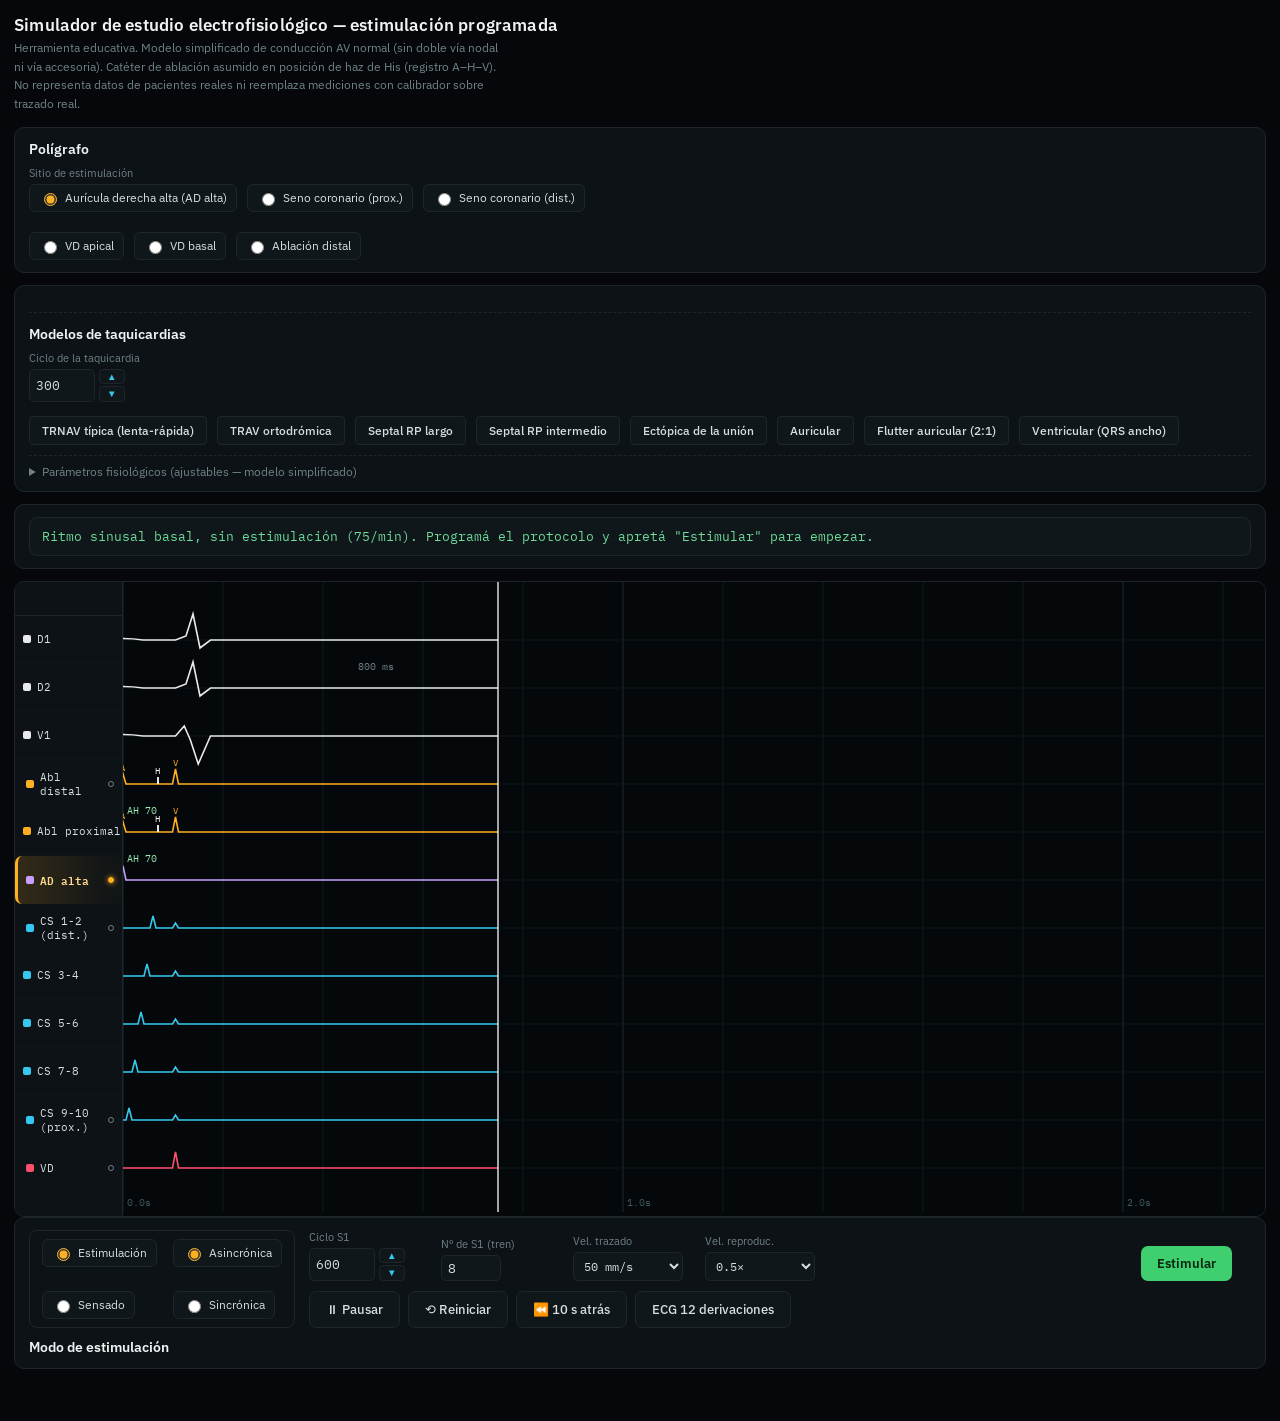
<file: index.html>
<!DOCTYPE html>
<html lang="es">
<head>
<meta charset="UTF-8">
<meta name="viewport" content="width=device-width, initial-scale=1.0">
<title>Simulador de estudio electrofisiológico — Estimulación programada</title>
<link rel="preconnect" href="https://fonts.googleapis.com">
<link href="https://fonts.googleapis.com/css2?family=IBM+Plex+Mono:wght@400;500;600&family=IBM+Plex+Sans:wght@400;500;600&display=swap" rel="stylesheet">
<link rel="stylesheet" href="css/styles.css">
</head>
<body>

<h1>Simulador de estudio electrofisiológico — estimulación programada</h1>
<p class="subtitle">Herramienta educativa. Modelo simplificado de conducción AV normal (sin doble vía nodal ni vía accesoria). Catéter de ablación asumido en posición de haz de His (registro A–H–V). No representa datos de pacientes reales ni reemplaza mediciones con calibrador sobre trazado real.</p>

<div class="panel">
  <div style="font-size:.85rem; font-weight:600; color:#f0f3f4; margin-bottom:8px;">Polígrafo</div>
  <div class="row">
    <div class="field" id="siteFieldRow">
      <label>Sitio de estimulación</label>
      <div class="radiogroup">
        <label><input type="radio" name="site" value="HRA" checked> Aurícula derecha alta (AD alta)</label>
        <label><input type="radio" name="site" value="CSprox"> Seno coronario (prox.)</label>
        <label><input type="radio" name="site" value="CSdist"> Seno coronario (dist.)</label>
        <div style="flex-basis:100%; height:0;"></div>
        <label><input type="radio" name="site" value="VDapex"> VD apical</label>
        <label><input type="radio" name="site" value="VDbasal"> VD basal</label>
        <label><input type="radio" name="site" value="AblD"> Ablación distal</label>
      </div>
    </div>
  </div>
</div>

<div class="panel">

  <div style="font-size:.85rem; font-weight:600; color:#f0f3f4; margin:14px 0 8px; border-top:1px dashed var(--line); padding-top:12px;">Modelos de taquicardias</div>
  <div class="row">
    <div class="field" id="tachyCLRow" style="flex-basis:100%;">
      <label>Ciclo de la taquicardia</label>
      <div class="stepper-row">
        <input type="number" id="tachyCL" min="180" max="600" step="10" value="300">
        <div class="stepper-btns">
          <button type="button" class="stepbtn" onclick="stepInput('tachyCL',10)">▲</button>
          <button type="button" class="stepbtn" onclick="stepInput('tachyCL',-10)">▼</button>
        </div>
      </div>
    </div>
    <div class="field" id="modelsRow" style="flex-basis:100%;">
      <div class="radiogroup" style="flex-wrap:wrap;">
        <button type="button" class="stepbtn model-btn" data-model="AVNRT" onclick="selectModelTachy('AVNRT')" style="padding:7px 12px; font-size:.78rem;">TRNAV típica (lenta-rápida)</button>
        <button type="button" class="stepbtn model-btn other-tachy-btn" data-model="AVRT" onclick="selectModelTachy('AVRT')" style="padding:7px 12px; font-size:.78rem;">TRAV ortodrómica</button>
        <button type="button" class="stepbtn model-btn other-tachy-btn" data-model="PJRT" onclick="selectModelTachy('PJRT')" style="padding:7px 12px; font-size:.78rem;">Septal RP largo</button>
        <button type="button" class="stepbtn model-btn other-tachy-btn" data-model="IRP" onclick="selectModelTachy('IRP')" style="padding:7px 12px; font-size:.78rem;">Septal RP intermedio</button>
        <button type="button" class="stepbtn model-btn other-tachy-btn" data-model="JET" onclick="selectModelTachy('JET')" style="padding:7px 12px; font-size:.78rem;">Ectópica de la unión</button>
        <button type="button" class="stepbtn model-btn other-tachy-btn" data-model="AT" onclick="selectModelTachy('AT')" style="padding:7px 12px; font-size:.78rem;">Auricular</button>
        <button type="button" class="stepbtn model-btn other-tachy-btn" data-model="AFL" onclick="selectModelTachy('AFL')" style="padding:7px 12px; font-size:.78rem;">Flutter auricular (2:1)</button>
        <button type="button" class="stepbtn model-btn other-tachy-btn" data-model="VT" onclick="selectModelTachy('VT')" style="padding:7px 12px; font-size:.78rem;">Ventricular (QRS ancho)</button>
      </div>
    </div>
    <div class="field" id="jetParamsRow" style="display:none; flex-basis:100%;">
      <label style="color:var(--dim); font-size:.72rem;">JET — se induce parando dentro de la ventana S1S1, siempre con isoproterenol (se activa solo y queda bloqueado). No se puede inducir TRNAV con este modelo.</label>
      <label>Conducción VA durante la JET</label>
      <select id="jetVAMode" onchange="renderAll()">
        <option value="dissociated">Disociación VA (aurícula sinusal independiente)</option>
        <option value="retro11">Retroconducción 1:1 (simula una TRNAV)</option>
      </select>
    </div>
    <div class="field" id="maniobraRow"style="display:none; flex-basis:100%;">
      <label style="color:var(--dim); font-size:.68rem;">Maniobra diagnóstica</label>
      <div class="radiogroup" style="flex-wrap:wrap;">
        <button type="button" class="stepbtn maniobra-btn" data-maniobra="" onclick="selectManiobra(null)" style="padding:6px 11px; font-size:.74rem;">Ninguna</button>
        <button type="button" class="stepbtn maniobra-btn avnrt-avrt-maniobra" data-maniobra="entrainment" onclick="selectManiobra('entrainment')" style="padding:6px 11px; font-size:.74rem;">Encarrilamiento desde VD</button>
        <button type="button" class="stepbtn maniobra-btn avnrt-avrt-maniobra" data-maniobra="hisRefr" onclick="selectManiobra('hisRefr')" style="padding:6px 11px; font-size:.74rem;">Extraestímulo ventricular His-refractario</button>
        <button type="button" class="stepbtn maniobra-btn avnrt-jet-maniobra" data-maniobra="atrialExtra" onclick="selectManiobra('atrialExtra')" style="padding:6px 11px; font-size:.74rem;">Extraestímulo auricular (refractariedad juncional)</button>
      </div>
    </div>
    <div class="field" id="entrainParamsRow" style="display:none; flex-basis:100%; gap:16px; flex-direction:row; flex-wrap:wrap;">
      <div class="field" style="flex-basis:100%;">
        <label style="color:var(--dim); font-size:.72rem;">Programá el "Sitio de estimulación" (VD apical o basal) arriba, en Polígrafo, y el "Ciclo S1" más abajo, en Modo de estimulación — eso es lo que se usa para encarrilar.</label>
      </div>
      <div class="field">
        <label>PPI − TCL esperado (ms)</label>
        <div class="stepper-row">
          <input type="number" id="entrainPPIminusTCL" min="126" max="300" step="5" value="130" onchange="renderAll()">
          <div class="stepper-btns">
            <button type="button" class="stepbtn" onclick="stepInput('entrainPPIminusTCL',5)">▲</button>
            <button type="button" class="stepbtn" onclick="stepInput('entrainPPIminusTCL',-5)">▼</button>
          </div>
        </div>
      </div>
    </div>
    <div class="field" id="hisRefrParamsRow" style="display:none; flex-basis:100%; gap:16px; flex-direction:row; flex-wrap:wrap;">
      <div class="field" style="flex-basis:100%;">
        <label style="color:var(--dim); font-size:.72rem;">Programá el "Sitio de estimulación" (VD apical o basal) arriba, en Polígrafo. Los primeros 8 latidos son sensados, no estimulados.</label>
      </div>
      <div class="field">
        <label>S2 (ms)</label>
        <div class="stepper-row">
          <input type="number" id="hisRefrS2" min="150" max="700" step="10" value="400" onchange="renderAll()">
          <div class="stepper-btns">
            <button type="button" class="stepbtn" onclick="stepInput('hisRefrS2',10)">▲</button>
            <button type="button" class="stepbtn" onclick="stepInput('hisRefrS2',-10)">▼</button>
          </div>
        </div>
      </div>
    </div>
    <div class="field" id="atrialExtraParamsRow" style="display:none; flex-basis:100%; gap:16px; flex-direction:row; flex-wrap:wrap;">
      <div class="field" style="flex-basis:100%;">
        <label style="color:var(--dim); font-size:.72rem;">Extraestímulo auricular único, acoplado a la refractariedad juncional (los primeros latidos son sensados). En TRNAV reinicia el reloj de la taquicardia; en JET no tiene ningún efecto (foco disociado de la aurícula).</label>
      </div>
      <div class="field">
        <label>S2 auricular (ms)</label>
        <div class="stepper-row">
          <input type="number" id="atrialExtraS2" min="150" max="700" step="10" value="400" onchange="renderAll()">
          <div class="stepper-btns">
            <button type="button" class="stepbtn" onclick="stepInput('atrialExtraS2',10)">▲</button>
            <button type="button" class="stepbtn" onclick="stepInput('atrialExtraS2',-10)">▼</button>
          </div>
        </div>
      </div>
    </div>
  </div>

  <details>
    <summary>Parámetros fisiológicos (ajustables — modelo simplificado)</summary>
    <div class="physio-grid">
      <div class="field" id="pathwayLocRow" style="display:none; flex-basis:100%;">
        <label>Localización de la vía</label>
        <select id="pathwayLoc" onchange="renderAll()">
          <option value="leftLateral">Vía lateral izquierda</option>
          <option value="leftPosterior">Vía posterior izquierda</option>
          <option value="rightPostSeptal">Vía postero septal derecha</option>
          <option value="rightLateral">Vía lateral derecha</option>
          <option value="parahisian">Vía parahisiana</option>
        </select>
      </div>
      <div class="field" id="preexcitationRow" style="display:none; flex-basis:100%;">
        <label style="display:flex; align-items:center; gap:6px;">
          <input type="checkbox" id="preexcitationEnabled" onchange="onPreexcitationChange()">
          Preexcitación manifiesta (WPW en ritmo sinusal)
        </label>
      </div>
      <div class="field" id="pathwayRetroERPRow" style="display:none;">
        <label>PRE de la vía, retrógrado (ms)</label>
        <input type="number" id="pathwayRetroERP" value="330" step="10" onchange="onCycleParamChange()">
      </div>
      <div class="field" id="pathwayAnteERPRow" style="display:none;">
        <label>PRE de la vía, anterógrado (ms)</label>
        <input type="number" id="pathwayAnteERP" value="330" step="10" onchange="onCycleParamChange()">
      </div>
      <div class="field"><label>CL sinusal basal</label><input type="number" id="sinusCL" value="800" step="10"></div>
      <div class="field"><label>AH basal (ms)</label><input type="number" id="ah0" value="70" step="10"></div>
      <div class="field"><label>HV fijo (ms)</label><input type="number" id="hv0" value="35" step="10"></div>
      <div class="field"><label>PRE nodo AV anter. (ms)</label><input type="number" id="erp" value="220" step="10"></div>
      <div class="field"><label>VA basal retrógrado (ms)</label><input type="number" id="va0" value="95" step="10"></div>
      <div class="field"><label>PRE retrógrado V-A (ms)</label><input type="number" id="verp" value="220" step="10"></div>
      <div class="field"><label>Wenckebach anterógrado (ms)</label><input type="number" id="wenckAnt" value="240" step="10"></div>
      <div class="field"><label>Wenckebach retrógrado (ms)</label><input type="number" id="wenckRetro" value="240" step="10"></div>
      <div class="field">
        <label>Isoproterenol</label>
        <label style="display:flex; align-items:center; gap:6px; font-size:.75rem; color:var(--text); background:var(--panel2); border:1px solid var(--line); padding:5px 9px; border-radius:6px; cursor:pointer; white-space:nowrap;">
          <input type="checkbox" id="isoproterenolEnabled" style="accent-color:var(--accent);" onchange="renderAll()"> Activar
        </label>
      </div>
      <div class="field">
        <label>Acelera el CL sinusal hasta (%)</label>
        <div class="stepper-row">
          <input type="number" id="isoproterenolPct" min="0" max="75" step="5" value="50" onchange="renderAll()">
          <div class="stepper-btns">
            <button type="button" class="stepbtn" onclick="stepInput('isoproterenolPct',5)">▲</button>
            <button type="button" class="stepbtn" onclick="stepInput('isoproterenolPct',-5)">▼</button>
          </div>
        </div>
      </div>
      <div class="field">
        <label>Salto de vía</label>
        <label style="display:flex; align-items:center; gap:6px; font-size:.75rem; color:var(--text); background:var(--panel2); border:1px solid var(--line); padding:5px 9px; border-radius:6px; cursor:pointer; white-space:nowrap;">
          <input type="checkbox" id="jumpEnabled" style="accent-color:var(--accent);"> Activar
        </label>
      </div>
      <div class="field"><label>Salta con S2 ≤ (ms)</label><input type="number" id="jumpCL" value="340" step="10"></div>
      <div class="field">
        <label>Salto de vía retrógrado</label>
        <label style="display:flex; align-items:center; gap:6px; font-size:.75rem; color:var(--text); background:var(--panel2); border:1px solid var(--line); padding:5px 9px; border-radius:6px; cursor:pointer; white-space:nowrap;">
          <input type="checkbox" id="jumpRetroEnabled" style="accent-color:var(--accent);"> Activar
        </label>
      </div>
      <div class="field"><label>Salta con V2 ≤ (ms)</label><input type="number" id="jumpRetroCL" value="340" step="10"></div>
      <div class="field">
        <label>S2 que induce <span id="s2InduceLabel">TRNAV</span> (ms)</label>
        <input type="number" id="s2InduceCL" value="320" step="10" onchange="applyS2InduceField()">
      </div>
      <div class="field">
        <label>Inducir con S1S1 (asincrónico)</label>
        <label style="display:flex; align-items:center; gap:6px; font-size:.75rem; color:var(--text); background:var(--panel2); border:1px solid var(--line); padding:5px 9px; border-radius:6px; cursor:pointer; white-space:nowrap;">
          <input type="checkbox" id="s1InductionEnabled" style="accent-color:var(--accent);"> Activar
        </label>
      </div>
      <div class="field"><label>S1S1 induce con CL ≤ (ms)</label><input type="number" id="s1InductionCL" value="320" step="10" onchange="applyS1InductionCLChange()"></div>
    </div>
  </details>
</div>

<div class="panel">
  <div id="readout">Presioná «Estimular» para simular.</div>
</div>

<div class="panel" id="ecg12Panel" style="display:none;">
  <div style="font-size:.72rem;color:var(--dim);margin-bottom:8px;">ECG de 12 derivaciones — mismo barrido, velocidad y ancho que el polígrafo intracavitario</div>
  <div class="scope">
    <div class="labels" id="labelsCol12"></div>
    <div class="trace-scroll" id="traceScroll12">
      <div id="traceHost12"></div>
    </div>
  </div>
</div>

<div class="scope">
  <div class="labels" id="labelsCol"></div>
  <div class="trace-scroll" id="traceScrollMain">
    <div id="traceHost"></div>
  </div>
</div>

<div class="panel">
  <div style="display:flex; flex-direction:row; gap:14px; align-items:stretch;">
    <div style="border:1px solid var(--line); border-radius:8px; padding:8px 12px; display:flex; flex-direction:row; gap:16px;">
      <div style="display:flex; flex-direction:column; gap:8px; justify-content:space-between;">
        <div class="radiogroup"><label><input type="radio" name="sensingMode" value="paced" checked onchange="onSensingModeChange()"> Estimulación</label></div>
        <div class="radiogroup"><label><input type="radio" name="sensingMode" value="sensed" onchange="onSensingModeChange()"> Sensado</label></div>
      </div>
      <div style="display:flex; flex-direction:column; gap:8px; justify-content:space-between;">
        <div class="radiogroup"><label><input type="radio" name="mode" value="ASYNC" checked onchange="onModeRadioChange()"> Asincrónica</label></div>
        <div class="radiogroup"><label><input type="radio" name="mode" value="SYNC" onchange="onModeRadioChange()"> Sincrónica</label></div>
      </div>
    </div>
    <div style="display:flex; flex-direction:column; gap:10px; flex:1;">
    <div class="row" style="align-items:flex-end;">
      <div class="field" id="s1clRow">
        <label>Ciclo S1</label>
        <div class="stepper-row">
          <input type="number" id="s1cl" min="200" max="800" step="10" value="600">
          <div class="stepper-btns">
            <button type="button" class="stepbtn" onclick="stepInput('s1cl',10)">▲</button>
            <button type="button" class="stepbtn" onclick="stepInput('s1cl',-10)">▼</button>
          </div>
        </div>
      </div>
      <div class="field" id="s2row" style="display:none;">
        <label>Extraestímulo S2 — 9° latido</label>
        <div class="stepper-row">
          <input type="number" id="s2" min="150" max="700" step="10" value="400">
          <div class="stepper-btns">
            <button type="button" class="stepbtn" onclick="stepInput('s2',10)">▲</button>
            <button type="button" class="stepbtn" onclick="stepInput('s2',-10)">▼</button>
          </div>
        </div>
      </div>
      <div class="field" id="nbeatsRow">
        <label>Nº de S1 (tren)</label>
        <input type="number" id="nbeats" min="3" max="15" value="8">
      </div>
      <div class="field">
        <label>Vel. trazado</label>
        <select id="zoom" onchange="renderAll()">
          <option value="25">25 mm/s</option>
          <option value="50" selected>50 mm/s</option>
          <option value="100">100 mm/s</option>
          <option value="150">150 mm/s</option>
          <option value="200">200 mm/s</option>
        </select>
      </div>
      <div class="field">
        <label>Vel. reproduc.</label>
        <select id="speed" onchange="">
          <option value="0.25">0.25×</option>
          <option value="0.5" selected>0.5×</option>
          <option value="0.75">0.75×</option>
        </select>
      </div>
      <div class="field" style="flex-direction:row; gap:8px; margin-left:auto;">
        <button type="button" onclick="toggleStimulation()" id="stimBtn" style="background:#3fcf6e; color:#0a2410; border:none; border-radius:7px; font-weight:600; font-size:.8rem; padding:9px 16px; cursor:pointer;">Estimular</button>
      </div>
    </div>
    <div class="row" style="align-items:flex-end;">
      <div class="field" style="flex-direction:row; gap:8px;">
        <button class="ghost" onclick="playPause()" id="playBtn">⏸ Pausar</button>
        <button class="ghost" onclick="restart()">⟲ Reiniciar</button>
        <button class="ghost" onclick="rewind10s()">⏪ 10 s atrás</button>
        <button class="ghost" onclick="toggleEcg12()" id="ecg12Btn">ECG 12 derivaciones</button>
      </div>
    </div>
    </div>
  </div>
  <div style="font-size:.85rem; font-weight:600; color:#f0f3f4; margin-top:10px;">Modo de estimulación</div>
</div>

<script type="module" src="js/main.js"></script>
</body>
</html>
</file>
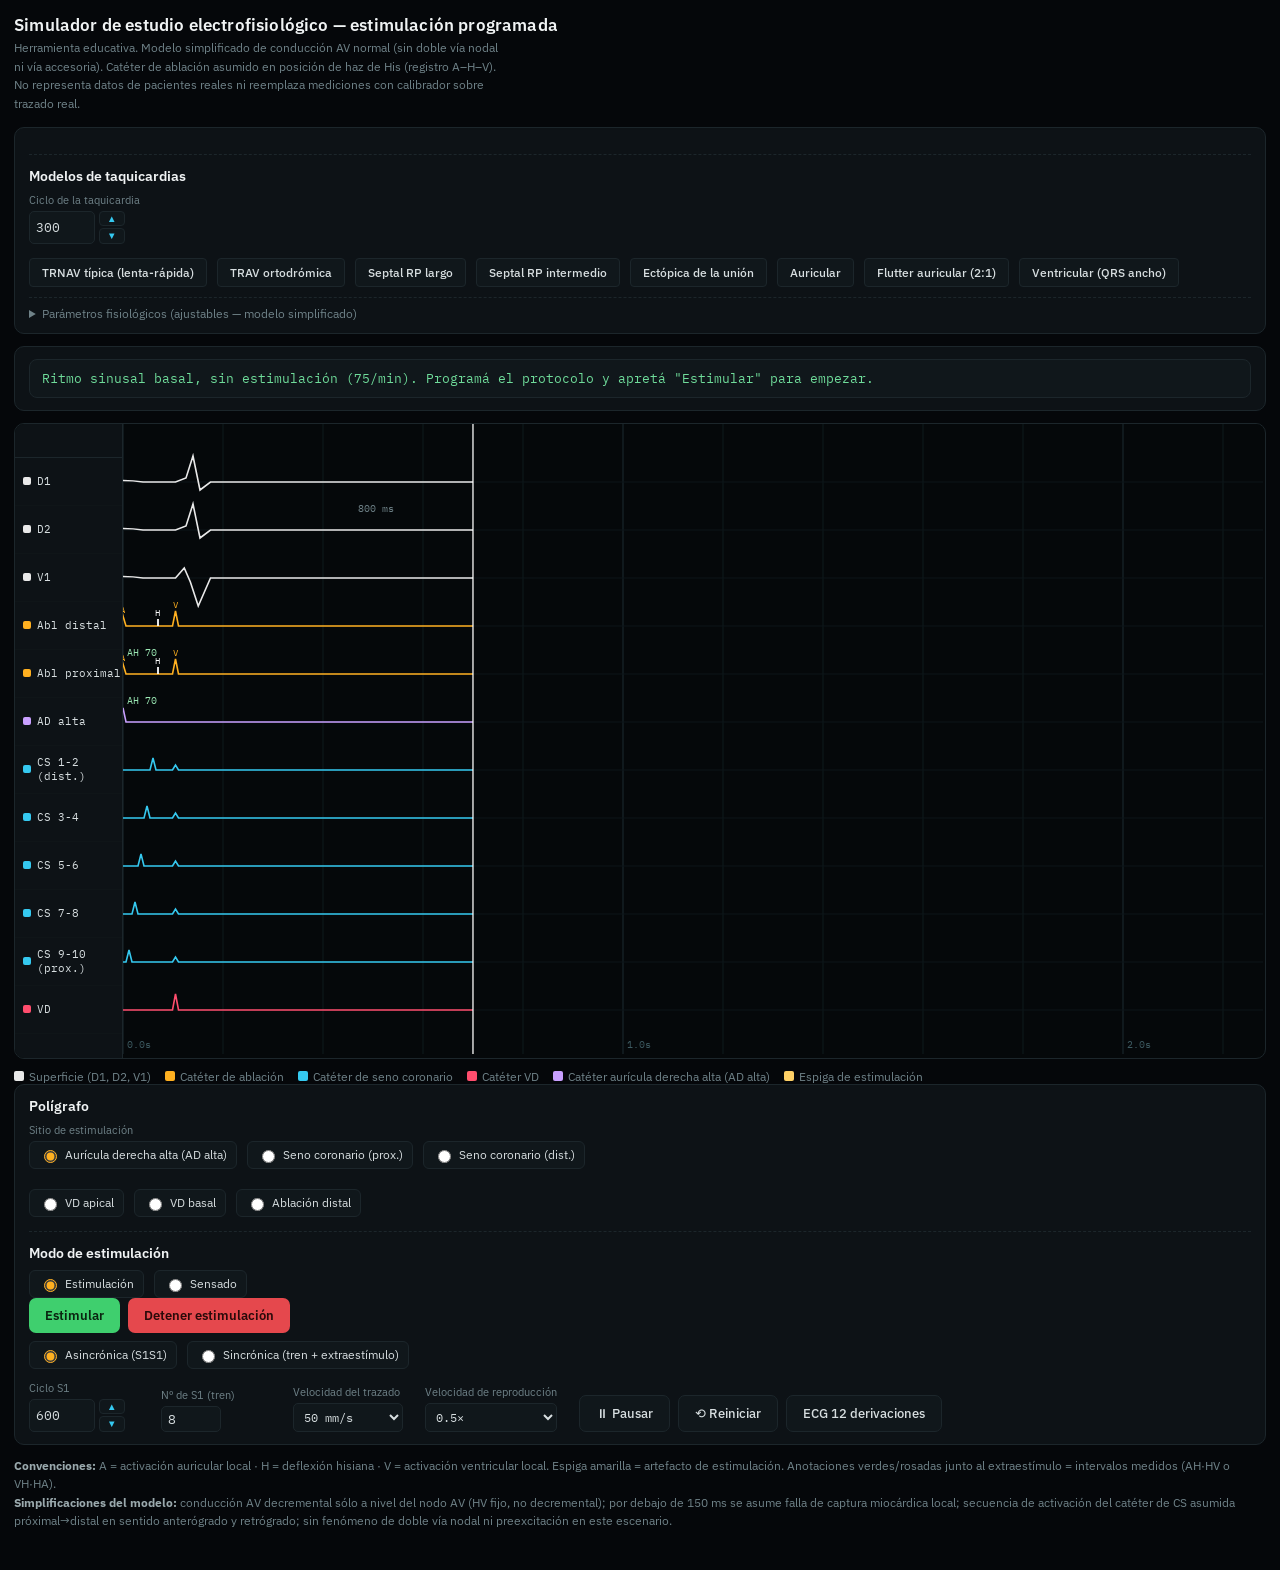
<file: simulador_ep_estimulacion_programada.html>
<!DOCTYPE html>
<html lang="es">
<head>
<meta charset="UTF-8">
<meta name="viewport" content="width=device-width, initial-scale=1.0">
<title>Simulador de estudio electrofisiológico — Estimulación programada</title>
<link rel="preconnect" href="https://fonts.googleapis.com">
<link href="https://fonts.googleapis.com/css2?family=IBM+Plex+Mono:wght@400;500;600&family=IBM+Plex+Sans:wght@400;500;600&display=swap" rel="stylesheet">
<style>
  :root{
    --bg: #05070a;
    --panel: #0d1216;
    --panel2: #10171b;
    --line: #1c262b;
    --text: #d7dee0;
    --dim: #6f8288;
    --accent: #ffb020;
    --accent2: #35c9f0;
    --ok: #6fdc9a;
  }
  *{box-sizing:border-box;}
  body{
    margin:0; background:var(--bg); color:var(--text);
    font-family:'IBM Plex Sans', system-ui, sans-serif;
    padding:14px 14px 40px;
  }
  h1{
    font-size:1.05rem; font-weight:600; margin:0 0 2px; color:#f0f3f4; letter-spacing:.01em;
  }
  .subtitle{ font-size:.78rem; color:var(--dim); margin:0 0 14px; line-height:1.5; max-width:70ch;}
  .panel{
    background:var(--panel); border:1px solid var(--line); border-radius:10px;
    padding:12px 14px; margin-bottom:12px;
  }
  .row{ display:flex; flex-wrap:wrap; gap:14px 22px; align-items:flex-end; }
  .field{ display:flex; flex-direction:column; gap:4px; min-width:110px;}
  .field label{ font-size:.68rem; color:var(--dim); text-transform:none; }
  .field .val{ font-family:'IBM Plex Mono', monospace; font-size:.72rem; color:var(--accent2);}
  input[type=range]{ width:150px; accent-color: var(--accent);}
  input[type=number]{
    width:60px; background:var(--panel2); border:1px solid var(--line); color:var(--text);
    border-radius:5px; padding:3px 6px; font-family:'IBM Plex Mono', monospace;
  }
  .stepper-row{ display:flex; align-items:stretch; gap:4px; }
  .stepper-row input[type=number]{ width:66px; }
  .stepper-btns{ display:flex; flex-direction:column; gap:2px; }
  .stepbtn{
    background:var(--panel2); border:1px solid var(--line); color:var(--accent2);
    font-size:.6rem; line-height:1; padding:2px 7px; cursor:pointer; border-radius:4px;
    font-family:'IBM Plex Sans', sans-serif;
  }
  .stepbtn:active{ filter:brightness(1.3); }
  .radiogroup{ display:flex; gap:10px; flex-wrap:wrap; }
  .radiogroup label{
    display:flex; align-items:center; gap:5px; font-size:.75rem; color:var(--text);
    background:var(--panel2); border:1px solid var(--line); padding:5px 9px; border-radius:6px; cursor:pointer;
  }
  .radiogroup input{ accent-color: var(--accent); }
  button{
    background:var(--accent); color:#1a1200; border:none; border-radius:7px;
    font-weight:600; font-size:.8rem; padding:9px 16px; cursor:pointer;
    font-family:'IBM Plex Sans', sans-serif;
  }
  button:hover{ filter:brightness(1.08); }
  button.ghost{ background:var(--panel2); color:var(--text); border:1px solid var(--line); font-weight:500; }
  select{
    background:var(--panel2); border:1px solid var(--line); color:var(--text);
    border-radius:5px; padding:5px 6px; font-family:'IBM Plex Mono', monospace; font-size:.75rem;
  }
  details{ margin-top:10px; border-top:1px dashed var(--line); padding-top:8px;}
  summary{ font-size:.75rem; color:var(--dim); cursor:pointer; }
  .physio-grid{ display:flex; flex-wrap:wrap; gap:12px 20px; margin-top:10px;}
  #readout{
    font-family:'IBM Plex Mono', monospace; font-size:.8rem; color:var(--ok);
    background:var(--panel2); border:1px solid var(--line); border-radius:8px; padding:10px 12px;
    min-height:1.2em;
  }
  .scope{ display:flex; border:1px solid var(--line); border-radius:10px; overflow:hidden; background:#05080a;}
  .labels{
    flex:0 0 108px; background:var(--panel); border-right:1px solid var(--line);
  }
  .ruler-spacer{ height:34px; border-bottom:1px solid var(--line); }
  .chan-label{
    height:48px; display:flex; align-items:center; padding-left:8px; font-size:.7rem;
    border-bottom:1px solid #0f1518; font-family:'IBM Plex Mono', monospace; gap:6px;
  }
  .swatch{ width:8px; height:8px; border-radius:2px; flex:0 0 auto; }
  .trace-scroll{ flex:1; overflow-x:auto; overflow-y:hidden; }
  .legend{ display:flex; flex-wrap:wrap; gap:14px; font-size:.72rem; color:var(--dim); margin-top:10px;}
  .legend span{ display:inline-flex; align-items:center; gap:5px;}
  .legend i{ width:10px; height:10px; border-radius:2px; display:inline-block;}
  .notes{ font-size:.72rem; color:var(--dim); line-height:1.6; margin-top:10px;}
  .notes b{ color:#9aa9ad; }
  @media (max-width:520px){
    .labels{ flex-basis:80px; }
    .chan-label{ font-size:.62rem; padding-left:5px;}
    input[type=range]{ width:110px; }
  }
</style>
</head>
<body>

<h1>Simulador de estudio electrofisiológico — estimulación programada</h1>
<p class="subtitle">Herramienta educativa. Modelo simplificado de conducción AV normal (sin doble vía nodal ni vía accesoria). Catéter de ablación asumido en posición de haz de His (registro A–H–V). No representa datos de pacientes reales ni reemplaza mediciones con calibrador sobre trazado real.</p>

<div class="panel">

  <div style="font-size:.85rem; font-weight:600; color:#f0f3f4; margin:14px 0 8px; border-top:1px dashed var(--line); padding-top:12px;">Modelos de taquicardias</div>
  <div class="row">
    <div class="field" id="tachyCLRow" style="flex-basis:100%;">
      <label>Ciclo de la taquicardia</label>
      <div class="stepper-row">
        <input type="number" id="tachyCL" min="180" max="600" step="10" value="300">
        <div class="stepper-btns">
          <button type="button" class="stepbtn" onclick="stepInput('tachyCL',10)">▲</button>
          <button type="button" class="stepbtn" onclick="stepInput('tachyCL',-10)">▼</button>
        </div>
      </div>
    </div>
    <div class="field" id="modelsRow" style="flex-basis:100%;">
      <div class="radiogroup" style="flex-wrap:wrap;">
        <button type="button" class="stepbtn model-btn" data-model="AVNRT" onclick="selectModelTachy('AVNRT')" style="padding:7px 12px; font-size:.78rem;">TRNAV típica (lenta-rápida)</button>
        <button type="button" class="stepbtn model-btn other-tachy-btn" data-model="AVRT" onclick="selectModelTachy('AVRT')" style="padding:7px 12px; font-size:.78rem;">TRAV ortodrómica</button>
        <button type="button" class="stepbtn model-btn other-tachy-btn" data-model="PJRT" onclick="selectModelTachy('PJRT')" style="padding:7px 12px; font-size:.78rem;">Septal RP largo</button>
        <button type="button" class="stepbtn model-btn other-tachy-btn" data-model="IRP" onclick="selectModelTachy('IRP')" style="padding:7px 12px; font-size:.78rem;">Septal RP intermedio</button>
        <button type="button" class="stepbtn model-btn other-tachy-btn" data-model="JET" onclick="selectModelTachy('JET')" style="padding:7px 12px; font-size:.78rem;">Ectópica de la unión</button>
        <button type="button" class="stepbtn model-btn other-tachy-btn" data-model="AT" onclick="selectModelTachy('AT')" style="padding:7px 12px; font-size:.78rem;">Auricular</button>
        <button type="button" class="stepbtn model-btn other-tachy-btn" data-model="AFL" onclick="selectModelTachy('AFL')" style="padding:7px 12px; font-size:.78rem;">Flutter auricular (2:1)</button>
        <button type="button" class="stepbtn model-btn other-tachy-btn" data-model="VT" onclick="selectModelTachy('VT')" style="padding:7px 12px; font-size:.78rem;">Ventricular (QRS ancho)</button>
      </div>
    </div>
    <div class="field" id="entrainParamsRow" style="display:none; flex-basis:100%; gap:16px; flex-direction:row; flex-wrap:wrap;">
      <div class="field" style="flex-basis:100%;">
        <label style="color:var(--dim); font-size:.72rem;">Programá el "Ciclo S1" y el "Sitio de estimulación" (VD apical o basal) arriba, en Modo de estimulación — eso es lo que se usa para encarrilar.</label>
      </div>
      <div class="field">
        <label>PPI − TCL esperado (ms)</label>
        <div class="stepper-row">
          <input type="number" id="entrainPPIminusTCL" min="126" max="300" step="5" value="130" onchange="renderAll()">
          <div class="stepper-btns">
            <button type="button" class="stepbtn" onclick="stepInput('entrainPPIminusTCL',5)">▲</button>
            <button type="button" class="stepbtn" onclick="stepInput('entrainPPIminusTCL',-5)">▼</button>
          </div>
        </div>
      </div>
    </div>
    <div class="field" id="hisRefrParamsRow" style="display:none; flex-basis:100%; gap:16px; flex-direction:row; flex-wrap:wrap;">
      <div class="field" style="flex-basis:100%;">
        <label style="color:var(--dim); font-size:.72rem;">Programá el "Sitio de estimulación" (VD apical o basal) arriba, en Modo de estimulación. Los primeros 8 latidos son sensados, no estimulados.</label>
      </div>
      <div class="field">
        <label>S2 (ms)</label>
        <div class="stepper-row">
          <input type="number" id="hisRefrS2" min="150" max="700" step="10" value="400" onchange="renderAll()">
          <div class="stepper-btns">
            <button type="button" class="stepbtn" onclick="stepInput('hisRefrS2',10)">▲</button>
            <button type="button" class="stepbtn" onclick="stepInput('hisRefrS2',-10)">▼</button>
          </div>
        </div>
      </div>
    </div>
  </div>

  <details>
    <summary>Parámetros fisiológicos (ajustables — modelo simplificado)</summary>
    <div class="physio-grid">
      <div class="field" id="pathwayLocRow" style="display:none; flex-basis:100%;">
        <label>Localización de la vía</label>
        <select id="pathwayLoc" onchange="renderAll()">
          <option value="leftLateral">Vía lateral izquierda</option>
          <option value="leftPosterior">Vía posterior izquierda</option>
          <option value="rightPostSeptal">Vía postero septal derecha</option>
          <option value="rightLateral">Vía lateral derecha</option>
          <option value="parahisian">Vía parahisiana</option>
        </select>
      </div>
      <div class="field" id="preexcitationRow" style="display:none; flex-basis:100%;">
        <label style="display:flex; align-items:center; gap:6px;">
          <input type="checkbox" id="preexcitationEnabled" onchange="onPreexcitationChange()">
          Preexcitación manifiesta (WPW en ritmo sinusal)
        </label>
      </div>
      <div class="field" id="pathwayRetroERPRow" style="display:none;">
        <label>PRE de la vía, retrógrado (ms)</label>
        <input type="number" id="pathwayRetroERP" value="330" step="10" onchange="onCycleParamChange()">
      </div>
      <div class="field" id="pathwayAnteERPRow" style="display:none;">
        <label>PRE de la vía, anterógrado (ms)</label>
        <input type="number" id="pathwayAnteERP" value="330" step="10" onchange="onCycleParamChange()">
      </div>
      <div class="field"><label>CL sinusal basal</label><input type="number" id="sinusCL" value="800"></div>
      <div class="field"><label>AH basal (ms)</label><input type="number" id="ah0" value="70"></div>
      <div class="field"><label>HV fijo (ms)</label><input type="number" id="hv0" value="35"></div>
      <div class="field"><label>PRE nodo AV anter. (ms)</label><input type="number" id="erp" value="220"></div>
      <div class="field"><label>VA basal retrógrado (ms)</label><input type="number" id="va0" value="95"></div>
      <div class="field"><label>PRE retrógrado V-A (ms)</label><input type="number" id="verp" value="220"></div>
      <div class="field"><label>Wenckebach anterógrado (ms)</label><input type="number" id="wenckAnt" value="240"></div>
      <div class="field"><label>Wenckebach retrógrado (ms)</label><input type="number" id="wenckRetro" value="240"></div>
      <div class="field">
        <label>Salto de vía</label>
        <label style="display:flex; align-items:center; gap:6px; font-size:.75rem; color:var(--text); background:var(--panel2); border:1px solid var(--line); padding:5px 9px; border-radius:6px; cursor:pointer; white-space:nowrap;">
          <input type="checkbox" id="jumpEnabled" style="accent-color:var(--accent);"> Activar
        </label>
      </div>
      <div class="field"><label>Salta con S2 ≤ (ms)</label><input type="number" id="jumpCL" value="340" step="10"></div>
      <div class="field">
        <label>Salto de vía retrógrado</label>
        <label style="display:flex; align-items:center; gap:6px; font-size:.75rem; color:var(--text); background:var(--panel2); border:1px solid var(--line); padding:5px 9px; border-radius:6px; cursor:pointer; white-space:nowrap;">
          <input type="checkbox" id="jumpRetroEnabled" style="accent-color:var(--accent);"> Activar
        </label>
      </div>
      <div class="field"><label>Salta con V2 ≤ (ms)</label><input type="number" id="jumpRetroCL" value="340" step="10"></div>
      <div class="field">
        <label>S2 que induce <span id="s2InduceLabel">TRNAV</span> (ms)</label>
        <input type="number" id="s2InduceCL" value="320" step="10" onchange="applyS2InduceField()">
      </div>
      <div class="field">
        <label>Inducir con S1S1 (asincrónico)</label>
        <label style="display:flex; align-items:center; gap:6px; font-size:.75rem; color:var(--text); background:var(--panel2); border:1px solid var(--line); padding:5px 9px; border-radius:6px; cursor:pointer; white-space:nowrap;">
          <input type="checkbox" id="s1InductionEnabled" style="accent-color:var(--accent);"> Activar
        </label>
      </div>
      <div class="field"><label>S1S1 induce con CL ≤ (ms)</label><input type="number" id="s1InductionCL" value="320" step="10" onchange="applyS1InductionCLChange()"></div>
    </div>
  </details>
</div>

<div class="panel">
  <div id="readout">Presioná «Estimular» para simular.</div>
</div>

<div class="panel" id="ecg12Panel" style="display:none;">
  <div style="font-size:.72rem;color:var(--dim);margin-bottom:8px;">ECG de 12 derivaciones — mismo barrido, velocidad y ancho que el polígrafo intracavitario</div>
  <div class="scope">
    <div class="labels" id="labelsCol12"></div>
    <div class="trace-scroll" id="traceScroll12">
      <div id="traceHost12"></div>
    </div>
  </div>
</div>

<div class="scope">
  <div class="labels" id="labelsCol"></div>
  <div class="trace-scroll" id="traceScrollMain">
    <div id="traceHost"></div>
  </div>
</div>

<div class="legend" id="legendHost"></div>

<div class="panel">
  <div style="font-size:.85rem; font-weight:600; color:#f0f3f4; margin-bottom:8px;">Polígrafo</div>
  <div class="row">
    <div class="field" id="siteFieldRow">
      <label>Sitio de estimulación</label>
      <div class="radiogroup">
        <label><input type="radio" name="site" value="HRA" checked> Aurícula derecha alta (AD alta)</label>
        <label><input type="radio" name="site" value="CSprox"> Seno coronario (prox.)</label>
        <label><input type="radio" name="site" value="CSdist"> Seno coronario (dist.)</label>
        <div style="flex-basis:100%; height:0;"></div>
        <label><input type="radio" name="site" value="VDapex"> VD apical</label>
        <label><input type="radio" name="site" value="VDbasal"> VD basal</label>
        <label><input type="radio" name="site" value="AblD"> Ablación distal</label>
      </div>
    </div>
  </div>

  <div style="font-size:.85rem; font-weight:600; color:#f0f3f4; margin:14px 0 8px; border-top:1px dashed var(--line); padding-top:12px;">Modo de estimulación</div>
  <div class="row">
    <div class="field">
      <div class="radiogroup">
        <label><input type="radio" name="sensingMode" value="paced" checked onchange="onSensingModeChange()"> Estimulación</label>
        <label><input type="radio" name="sensingMode" value="sensed" onchange="onSensingModeChange()"> Sensado</label>
      </div>
    </div>
  </div>
  <div class="row" style="flex-direction:row; gap:8px;">
    <div class="field" style="flex-direction:row; gap:8px;">
      <button type="button" onclick="startStimulation()" style="background:#3fcf6e; color:#0a2410; border:none; border-radius:7px; font-weight:600; font-size:.8rem; padding:9px 16px; cursor:pointer;">Estimular</button>
      <button type="button" onclick="stopStimulation()" style="background:#e5484d; color:#2a0a0a; border:none; border-radius:7px; font-weight:600; font-size:.8rem; padding:9px 16px; cursor:pointer;">Detener estimulación</button>
    </div>
  </div>
  <div class="row" style="margin-top:8px;">
    <div class="field">
      <div class="radiogroup">
        <label><input type="radio" name="mode" value="ASYNC" checked onchange="onModeRadioChange()"> Asincrónica (S1S1)</label>
        <label><input type="radio" name="mode" value="SYNC" onchange="onModeRadioChange()"> Sincrónica (tren + extraestímulo)</label>
      </div>
    </div>
  </div>

  <div class="row" style="margin-top:12px;">
    <div class="field" id="s1clRow">
      <label>Ciclo S1</label>
      <div class="stepper-row">
        <input type="number" id="s1cl" min="200" max="800" step="10" value="600">
        <div class="stepper-btns">
          <button type="button" class="stepbtn" onclick="stepInput('s1cl',10)">▲</button>
          <button type="button" class="stepbtn" onclick="stepInput('s1cl',-10)">▼</button>
        </div>
      </div>
    </div>
    <div class="field" id="nbeatsRow">
      <label>Nº de S1 (tren)</label>
      <input type="number" id="nbeats" min="3" max="15" value="8">
    </div>
    <div class="field" id="s2row" style="display:none;">
      <label>Extraestímulo S2 — 9° latido</label>
      <div class="stepper-row">
        <input type="number" id="s2" min="150" max="700" step="10" value="400">
        <div class="stepper-btns">
          <button type="button" class="stepbtn" onclick="stepInput('s2',10)">▲</button>
          <button type="button" class="stepbtn" onclick="stepInput('s2',-10)">▼</button>
        </div>
      </div>
    </div>
    <div class="field">
      <label>Velocidad del trazado</label>
      <select id="zoom" onchange="renderAll()">
        <option value="25">25 mm/s</option>
        <option value="50" selected>50 mm/s</option>
        <option value="100">100 mm/s</option>
        <option value="150">150 mm/s</option>
        <option value="200">200 mm/s</option>
      </select>
    </div>
    <div class="field">
      <label>Velocidad de reproducción</label>
      <select id="speed" onchange="">
        <option value="0.25">0.25×</option>
        <option value="0.5" selected>0.5×</option>
        <option value="0.75">0.75×</option>
      </select>
    </div>
    <div class="field" style="justify-content:flex-end; flex-direction:row; gap:8px;">
      <button class="ghost" onclick="playPause()" id="playBtn">⏸ Pausar</button>
      <button class="ghost" onclick="restart()">⟲ Reiniciar</button>
      <button class="ghost" onclick="toggleEcg12()" id="ecg12Btn">ECG 12 derivaciones</button>
    </div>
  </div>
</div>

<div class="notes">
  <b>Convenciones:</b> A = activación auricular local · H = deflexión hisiana · V = activación ventricular local. Espiga amarilla = artefacto de estimulación. Anotaciones verdes/rosadas junto al extraestímulo = intervalos medidos (AH·HV o VH·HA).<br>
  <b>Simplificaciones del modelo:</b> conducción AV decremental sólo a nivel del nodo AV (HV fijo, no decremental); por debajo de 150&nbsp;ms se asume falla de captura miocárdica local; secuencia de activación del catéter de CS asumida próximal→distal en sentido anterógrado y retrógrado; sin fenómeno de doble vía nodal ni preexcitación en este escenario.
</div>

<script>
const CHANNELS = [
  {key:'D1',   label:'D1',            color:'#e9e9e9', kind:'surface'},
  {key:'D2',   label:'D2',            color:'#e9e9e9', kind:'surface'},
  {key:'V1',   label:'V1',            color:'#e9e9e9', kind:'surface'},
  {key:'AblD', label:'Abl distal',    color:'#ffb020', kind:'ablation'},
  {key:'AblP', label:'Abl proximal',  color:'#ffb020', kind:'ablation'},
  {key:'HRA',  label:'AD alta',       color:'#c9a0ff', kind:'hra'},
  {key:'CS12', label:'CS 1-2 (dist.)',color:'#35c9f0', kind:'cs', csIdx:4},
  {key:'CS34', label:'CS 3-4',        color:'#35c9f0', kind:'cs', csIdx:3},
  {key:'CS56', label:'CS 5-6',        color:'#35c9f0', kind:'cs', csIdx:2},
  {key:'CS78', label:'CS 7-8',        color:'#35c9f0', kind:'cs', csIdx:1},
  {key:'CS910',label:'CS 9-10 (prox.)',color:'#35c9f0',kind:'cs', csIdx:0},
  {key:'VD',   label:'VD',            color:'#ff4d6d', kind:'vd'},
];
const ROW_H = 48, TOP_PAD = 34, LOCAL_ERP = 150, PX_PER_MM = 10;
let CTX = {};
let CURRENT_MAX_T = 0, CURRENT_PX = 0.45;
let playing = false, rafId = null, elapsedMs = 0, lastTs = null, loopTimeoutId = null;

function mmsToPxPerMs(mms){ return mms * PX_PER_MM / 1000; }

// Derivaciones estándar: morfología normal (conducción angosta) + cómo cambia el eje cuando el
// latido viene de estimulación ventricular (b.origin==='V'), según el sitio de pacing en VD.
const LEADS12 = [
  {name:'DI',   type:'up'},
  {name:'DII',  type:'qR'},
  {name:'DIII', type:'rs'},
  {name:'aVR',  type:'QS'},
  {name:'aVL',  type:'rs'},
  {name:'aVF',  type:'qR'},
  {name:'V1',   type:'rS'},
  {name:'V2',   type:'rS'},
  {name:'V3',   type:'RS'},
  {name:'V4',   type:'Rs'},
  {name:'V5',   type:'qR'},
  {name:'V6',   type:'qR'},
];
function qrsWideState(b){
  // 'coincide': el QRS estimulado cae junto al QRS propio de la taquicardia — se dibuja uno solo,
  // con la morfología estimulada pero 40 ms más angosto que el ancho pleno.
  if (b.qrsCoincide) return 'coincide';
  return (b.origin==='V' && !b.narrow);
}
function qrsShapeFeat(x, cy, px, type, wide){
  // 'x' es el INICIO del QRS (el intervalo HV llega hasta acá, no hasta el centro del complejo).
  const dur = (wide==='coincide' ? 90 : (wide ? 130 : 70)) * px;
  const h = dur/2;
  const cx = x + h; // centro visual, usado solo para las curvas internas del trazo
  switch(type){
    case 'qR': return {xStart:x, xEnd:x+dur, cmd:`L ${cx-h*0.5} ${cy+4} L ${cx-h*0.15} ${cy-30} L ${cx+h*0.35} ${cy+6} L ${cx+h} ${cy}`};
    case 'Rs':
      if (wide){
        const hw = h*1.15, cxw = x + hw; // este trazo (curva Q) es más ancho que el estándar
        return {xStart:x, xEnd:x+2*hw, cmd:`Q ${cxw-hw*0.4} ${cy-30} ${cxw} ${cy-30} Q ${cxw+hw*0.4} ${cy-30} ${cxw+hw} ${cy}`};
      }
      return {xStart:x, xEnd:x+dur, cmd:`L ${cx-h*0.3} ${cy-28} L ${cx} ${cy+4} L ${cx+h*0.3} ${cy+12} L ${cx+h} ${cy}`};
    case 'rS': return {xStart:x, xEnd:x+dur, cmd:`L ${cx-h*0.5} ${cy-10} L ${cx-h*0.15} ${cy+4} L ${cx+h*0.3} ${cy+28} L ${cx+h} ${cy}`};
    case 'RS': return {xStart:x, xEnd:x+dur, cmd:`L ${cx-h*0.3} ${cy-22} L ${cx} ${cy+4} L ${cx+h*0.3} ${cy+20} L ${cx+h} ${cy}`};
    case 'QS': return {xStart:x, xEnd:x+dur, cmd:`L ${cx-h*0.1} ${cy+4} L ${cx+h*0.15} ${cy+28} L ${cx+h} ${cy}`};
    case 'rs': return {xStart:x, xEnd:x+dur, cmd:`L ${cx-h*0.3} ${cy-8} L ${cx} ${cy+2} L ${cx+h*0.3} ${cy+8} L ${cx+h} ${cy}`};
    case 'neg': return {xStart:x, xEnd:x+dur, cmd:`L ${cx-h*0.45} ${cy+6} L ${cx-h*0.1} ${cy+21} L ${cx+h*0.4} ${cy-15} L ${cx+h} ${cy}`};
    default:    return {xStart:x, xEnd:x+dur, cmd:`L ${cx-h*0.4} ${cy-4} L ${cx} ${cy-26} L ${cx+h*0.4} ${cy+8} L ${cx+h} ${cy}`};
  }
}
function leadQRSConfig(cfg, beatOrigin, site, narrow){
  if (beatOrigin !== 'V' || narrow) return {type: cfg.type, wide:false};
  // Estimulación desde VD: QRS ancho, patrón de bloqueo de rama izquierda (BRI). El eje frontal
  // cambia según el sitio de origen (apical = eje superior, basal = eje conservado/positivo en cara inferior).
  const inferiorLeads = ['DII','DIII','aVF'];
  if (site==='VDapex'){
    if (inferiorLeads.includes(cfg.name)) return {type:'neg', wide:true};
    if (cfg.name==='aVR') return {type:'rs', wide:true};   // eje superior: aVR casi isoeléctrico
    if (cfg.name==='DI' || cfg.name==='aVL') return {type:'up', wide:true};
  } else if (site==='VDbasal'){
    if (inferiorLeads.includes(cfg.name)) return {type: cfg.type, wide:true}; // eje positivo en cara inferior
    if (cfg.name==='aVR') return {type:'QS', wide:true};
  }
  // Precordiales — patrón de BRI verdadero: S profunda en V1-V2, transición en V3,
  // y R ancha y predominante (no pequeña) en V4-V6, sin onda Q.
  if (['V1','V2'].includes(cfg.name)) return {type:'rS', wide:true};
  if (cfg.name==='V3') return {type:'RS', wide:true};
  if (['V4','V5','V6'].includes(cfg.name)) return {type:'qR', wide:true};
  if (inferiorLeads.includes(cfg.name)) return {type:'Rs', wide:true}; // por defecto (p. ej. TV): R alta con s terminal
  return {type: cfg.type, wide:true};
}
function renderLead12Trace(cfg, beats, cy, px, width){
  const features = [];
  let overlays = '';
  // DI, DII y V1 son exactamente los mismos canales que ya se ven en el polígrafo intracavitario
  // (misma morfología, incluida la inversión en DII con VD apical) — no una aproximación aparte.
  const mirrorMain = (cfg.name==='DI' || cfg.name==='DII' || cfg.name==='V1');
  const inferior12 = (cfg.name==='DII' || cfg.name==='DIII' || cfg.name==='aVF');
  const isFlutter = beats.some(b => b.sawtooth);
  if (isFlutter) buildSawtoothTeeth(beats, px, cy).forEach(f => features.push(f));
  beats.forEach(b => {
    if (b.blocked==='local') return;
    if (b.stimTime!=null){ const stimOff = b.origin==='A' ? 40 : 65; overlays += stimTickOverlay((b.stimTime-stimOff)*px, cy); }
    if (b.ta!=null && !b.sawtooth && !b.hiddenOnSurface){
      let pInv = b.origin==='V';
      if (inferior12 && b.origin==='A' && b.isPaced && (CTX.site==='CSprox' || CTX.site==='CSdist')) pInv = true;
      if (b.abnormalP) pInv = true;
      features.push(pWaveFeat(b.ta*px, cy, pInv, px));
    }
    if (b.echoVisible) features.push(pWaveFeat((b.surfaceP ?? b.echoTa)*px, cy, true, px));
    if (b.tv!=null){
      const dSign = b.hasDelta ? deltaSignForLead(b.deltaPathway, cfg.name) : null;
      if (b.hasDelta && dSign !== 'none'){
        features.push(preexcitedQrsFeat((b.ta+40)*px, cy, dSign, px, qrsAmplitudeScale(cfg.name), deltaMorphologyForLead(b.deltaPathway, cfg.name)));
      } else if (b.hasDelta){
        // Esta derivación no muestra onda delta (vector isoeléctrico): QRS normal, sin ensanchar,
        // pero igual sin segmento PR (arranca justo donde termina la P).
        features.push(qrsShapeFeat((b.ta+75)*px, cy, px, cfg.type, false));
      } else if (mirrorMain){
        if (cfg.name==='DII' && b.origin==='V' && CTX.site==='VDapex' && !b.narrow){
          features.push(qrsFeatNeg(b.tv*px, cy, px, b.qrsCoincide ? 'coincide' : true));
        } else if (cfg.name==='V1'){
          features.push(qrsShapeFeat(b.tv*px, cy, px, 'rS', qrsWideState(b)));
        } else {
          features.push(qrsFeat(b.tv*px, cy, qrsWideState(b), px));
        }
      } else {
        const qc = leadQRSConfig(cfg, b.origin, CTX.site, b.narrow);
        features.push(qrsShapeFeat(b.tv*px, cy, px, qc.type, b.qrsCoincide ? 'coincide' : qc.wide));
      }
    }
  });
  return `<path d="${buildContinuousPath(features, cy, width)}" fill="none" stroke="#d7dee0" stroke-width="1.4"/>` + overlays;
}
function buildSvg12(beats, px, fixedDurationMs){
  let maxT = fixedDurationMs;
  if (maxT == null){
    maxT = 0;
    beats.forEach(b => { maxT = Math.max(maxT, b.ta||0, b.tv||0, b.th||0); });
    maxT += 500;
    maxT = Math.max(maxT, 900/px);
  }
  const width = Math.round(maxT*px);
  const height = TOP_PAD + LEADS12.length*ROW_H + 20;
  let s = `<svg xmlns="http://www.w3.org/2000/svg" width="${width}" height="${height}" viewBox="0 0 ${width} ${height}">`;
  s += `<rect width="100%" height="100%" fill="#05080a"/>`;
  for (let tms=0; tms*px<width; tms+=200){
    const x = tms*px, major = tms%1000===0;
    s += `<line x1="${x}" y1="0" x2="${x}" y2="${height}" stroke="${major?'#1c2b30':'#0f1a1d'}" stroke-width="1"/>`;
    if (major) s += `<text x="${x+4}" y="${height-6}" fill="#3d5a61" font-size="10" font-family="'IBM Plex Mono',monospace">${(tms/1000).toFixed(1)}s</text>`;
  }
  LEADS12.forEach((cfg,i) => {
    const cy = TOP_PAD + i*ROW_H + ROW_H/2;
    s += `<line x1="0" y1="${cy}" x2="${width}" y2="${cy}" stroke="#0d1518" stroke-width="1"/>`;
  });
  s += `<defs><clipPath id="revealClip12"><rect id="clipRect12" x="0" y="0" width="0" height="${height}"/></clipPath></defs>`;
  s += `<g clip-path="url(#revealClip12)">`;
  LEADS12.forEach((cfg,i) => {
    const cy = TOP_PAD + i*ROW_H + ROW_H/2;
    s += renderLead12Trace(cfg, beats, cy, px, width);
  });
  s += `</g>`;
  s += `<line id="cursorLine12" x1="0" y1="0" x2="0" y2="${height}" stroke="#ffffff" stroke-width="1.5" opacity="0.85"/>`;
  s += `</svg>`;
  return s;
}
function buildLabels12(){
  const col = document.getElementById('labelsCol12');
  if (!col) return;
  col.innerHTML = '<div class="ruler-spacer"></div>' + LEADS12.map(cfg =>
    `<div class="chan-label">${cfg.name}</div>`
  ).join('');
}
function refreshEcg12(beats){
  const panel = document.getElementById('ecg12Panel');
  if (!panel || panel.style.display === 'none') return; // oculto: no vale la pena reconstruirlo
  const host = document.getElementById('traceHost12');
  if (host) host.innerHTML = buildSvg12(beats, CURRENT_PX, SWEEP_MS);
}
function toggleEcg12(){
  const panel = document.getElementById('ecg12Panel');
  const btn = document.getElementById('ecg12Btn');
  const show = panel.style.display === 'none';
  panel.style.display = show ? 'block' : 'none';
  btn.textContent = show ? 'Ocultar ECG 12 derivaciones' : 'ECG 12 derivaciones';
  if (show){
    refreshEcg12(currentLapBeats());
  }
}

function buildLabelsAndLegend(){
  const labelsCol = document.getElementById('labelsCol');
  labelsCol.innerHTML = '<div class="ruler-spacer"></div>' + CHANNELS.map(ch =>
    `<div class="chan-label"><span class="swatch" style="background:${ch.color}"></span>${ch.label}</div>`
  ).join('');

  const legendHost = document.getElementById('legendHost');
  legendHost.innerHTML = `
    <span><i style="background:#e9e9e9"></i>Superficie (D1, D2, V1)</span>
    <span><i style="background:#ffb020"></i>Catéter de ablación</span>
    <span><i style="background:#35c9f0"></i>Catéter de seno coronario</span>
    <span><i style="background:#ff4d6d"></i>Catéter VD</span>
    <span><i style="background:#c9a0ff"></i>Catéter aurícula derecha alta (AD alta)</span>
    <span><i style="background:#ffd166"></i>Espiga de estimulación</span>
  `;
}

let activeMode = 'ASYNC'; // 'ASYNC' | 'SYNC' | 'MODELS' — MODELS se activa desde los botones de taquicardias, no tiene radio propio
let SENSING_MODE = false; // true: Sensado (sin tren de S1, solo se entrega el S2), fuerza modo Sincrónico
let SENSED_S2_FRESH = false; // true solo en el redibujo inmediatamente posterior a presionar "Estimular"
                              // en Sensado — evita que un redibujo pasivo (p.ej. cambiar el sitio) entregue
                              // un S2 "de prueba" con el valor de S2 vigente y corte la taquicardia sin querer.
let SENSED_CYCLE_TOKEN = 0; // se incrementa en cada entrega fresca; invalida cortes diferidos obsoletos.
function startStimulation(){
  // Activa (o reaplica) el protocolo seleccionado — Asincrónica o Sincrónica — con los parámetros programados.
  if ((activeMode==='ASYNC' || activeMode==='SYNC') && !SENSING_MODE){
    AVNRT_INDUCED = false; // arranca limpio: vuelve a mostrar el tren completo antes de inducir
    OVERDRIVE_TERMINATED = false;
  }
  if (SENSING_MODE) SENSED_S2_FRESH = true;
  STIMULATING = true;
  renderAll();
  centerOnMonitor();
}
function centerOnMonitor(){
  const mainTrace = document.getElementById('traceScrollMain');
  const scope = mainTrace ? mainTrace.closest('.scope') : null;
  if (scope && scope.scrollIntoView) scope.scrollIntoView({behavior:'smooth', block:'center'});
}
function buildTachyCutAtInstant(type, cycleMs, upToMs, stopAtMs){
  // Genera la taquicardia sostenida (TRNAV o TRAV) normalmente hasta el instante del corte, y
  // continúa con ritmo sinusal desde ahí — sin reiniciar el polígrafo ni mostrar latidos residuales.
  const beats = buildTachyBeats(type, cycleMs, stopAtMs);
  let ts = stopAtMs;
  while (ts < upToMs){ beats.push(makeAtrialBeat(ts, CTX.sinusCL, false, 'Sinus')); ts += CTX.sinusCL; }
  return beats;
}
function buildAsyncCutAtInstant(p, upToMs, stopAtMs){
  // Conserva el pacing (con o sin Wenckebach) tal cual se venía viendo hasta el instante del
  // corte, y continúa con ritmo sinusal desde ahí — sin reiniciar el polígrafo.
  const beats = buildAsyncLapBeats(p).filter(b => {
    const t0 = b.stimTime ?? b.ta ?? b.tv;
    return t0 != null && t0 < stopAtMs;
  });
  let ts = stopAtMs;
  while (ts < upToMs){ beats.push(makeAtrialBeat(ts, CTX.sinusCL, false, 'Sinus')); ts += CTX.sinusCL; }
  return beats;
}
function buildInductionAtInstant(p, upToMs, stopAtMs){
  // Se estaba paceando 1:1 a un ciclo dentro de la ventana de inducción; al presionar "Detener",
  // el último S1 entregado (justo en el instante del corte) es el que dispara la reentrada,
  // mostrando ahí la activación auricular retroconducida — y de ahí en más sigue en taquicardia
  // sostenida, sin reiniciar el polígrafo.
  const beats = buildAsyncLapBeats(p).filter(b => {
    const t0 = b.stimTime ?? b.ta ?? b.tv;
    return t0 != null && t0 < stopAtMs;
  });
  let lastBeat = null;
  for (let i=beats.length-1; i>=0; i--){ if (beats[i].tv!=null){ lastBeat = beats[i]; break; } }
  if (!lastBeat) return beats; // no hubo ningún latido capturado: no hay nada que dispare
  const sustainedCL = +document.getElementById('tachyCL').value;
  AVNRT_INDUCED = true;
  AVNRT_TCL = sustainedCL;
  INDUCED_TYPE = INDUCE_TARGET;
  // Se dejó de estimular (se indujo al detener) — el campo de ciclo de estimulación ya no refleja
  // un pacing activo. Si quedara en un valor más rápido que el propio ciclo de la taquicardia,
  // el próximo redibujado lo interpretaría como sobreestimulación en curso y mostraría Wenckebach
  // con AH en vez de la V-A simultánea real. Se lo lleva al ciclo sostenido para evitar eso.
  document.getElementById('s1cl').value = sustainedCL;
  if (INDUCE_TARGET === 'AVRT'){
    const locKey = document.getElementById('pathwayLoc').value;
    const pwCfg = PATHWAY_CONFIGS[locKey] || PATHWAY_CONFIGS.leftLateral;
    const csMinOff = (pwCfg.csCenter != null) ? 0 : Math.min(pwCfg.csDistalOff, pwCfg.csProxOff);
    const earliestOff = Math.min(csMinOff, pwCfg.hraOff, pwCfg.ablOff);
    const s1VA = (pwCfg.baseVA ?? 20) + earliestOff;
    lastBeat.echoTa = lastBeat.tv + s1VA;
    lastBeat.surfaceP = lastBeat.tv + 115;
    lastBeat.ablationP = lastBeat.tv + s1VA + pwCfg.ablOff;
    lastBeat.echoVisible = true;
    lastBeat.pathway = locKey;
    const ahFirst = Math.max(60, sustainedCL - CTX.hv0);
    let th = lastBeat.tv + ahFirst;
    while (th < upToMs){
      const tv = th + CTX.hv0, va = (pwCfg.baseVA ?? 20) + earliestOff, echoTa = tv + va;
      const surfaceP = tv + 115, ablationP = tv + va + pwCfg.ablOff;
      beats.push({origin:'A', label:'TRAV', isPaced:false, isExtra:false, CI:sustainedCL, ah:95, th, tv, echoTa, surfaceP, ablationP, echoVisible:true, pathway:locKey});
      th += sustainedCL;
    }
    return beats;
  }
  const sustainedAH = Math.max(30, sustainedCL - CTX.hv0);
  lastBeat.echoTa = lastBeat.tv + 35; // el eco del último S1 (VA simultáneo, dentro del QRS) dispara el reingreso
  delete lastBeat.blocked;
  let th = lastBeat.tv + sustainedAH;
  while (th < upToMs){
    const tv = th + CTX.hv0;
    beats.push({origin:'A', label:'TRNAV', isPaced:false, isExtra:false, CI:sustainedCL, ah:sustainedAH, th, tv, echoTa:tv+35});
    th += sustainedCL;
  }
  return beats;
}
function stopStimulation(){
  // Termina la estimulación en curso y vuelve al ritmo sinusal basal.
  if (!STIMULATING) return; // no había nada corriendo: no tocar el estado de la taquicardia.
  if (SENSING_MODE){
    // En Sensado no hay un "tren" que detener: la taquicardia solo se corta por la física del S2
    // (según su prematurez), nunca por apretar este botón. Simplemente se deja de mirar/animar —
    // y se invalida cualquier corte diferido que hubiera quedado pendiente de un S2 anterior.
    SENSED_CYCLE_TOKEN++;
    STIMULATING = false;
    pause();
    return;
  }
  if ((activeMode==='ASYNC' || activeMode==='SYNC') && !AVNRT_INDUCED){
    const p = getPacingParams();
    const isAtrialSiteNow = (p.site==='HRA' || p.site==='CSprox' || p.site==='CSdist');
    const s1IndEnabled = document.getElementById('s1InductionEnabled').checked;
    const s1IndCL = +document.getElementById('s1InductionCL').value;
    const wenckAntPt = +document.getElementById('wenckAnt').value;
    const canAutoInduce = (INDUCE_TARGET==='AVNRT') || (INDUCE_TARGET==='AVRT' && !PREEXCITATION_ENABLED);
    // Ventana de inducción: desde el ciclo S1S1 programado hasta el punto de Wenckebach anterógrado
    // (mientras la conducción antegrada siga 1:1, aunque decremental, se puede inducir la reentrada;
    // recién al llegar al Wenckebach anterógrado cambia la física y deja de aplicar esta inducción).
    const inInductionWindow = isAtrialSiteNow && s1IndEnabled && canAutoInduce
      && p.s1cl <= s1IndCL && p.s1cl >= wenckAntPt;
    if (inInductionWindow){
      // Este es el momento del corte: el último S1 entregado dispara la reentrada. STIMULATING
      // sigue en true a propósito — así, cuando la vuelta de pantalla termine y se reinicie, el
      // próximo redibujado sigue mostrando la taquicardia sostenida en vez de volver a sinusal.
      const stopAt = elapsedMs;
      const beats = buildInductionAtInstant(p, SWEEP_MS + 500, stopAt);
      document.getElementById('traceHost').innerHTML = buildSvg(beats, CURRENT_PX, SWEEP_MS);
      refreshEcg12(beats);
      updateReadout(beats);
      return;
    }
  }
  if ((activeMode==='ASYNC' || activeMode==='SYNC') && AVNRT_INDUCED){
    const p = getPacingParams();
    const wasType = INDUCED_TYPE;
    // La misma condición que ya decide, mientras se sigue estimulando, si el ciclo actual alcanza
    // para cortar la reentrada (rebuildLap) o si esta sigue sostenida pese al pacing.
    const cutsIt = (wasType==='AVNRT' && p.s1cl <= AVNRT_TCL - 20) || (wasType==='AVRT' && p.s1cl < AVNRT_TCL - 30);
    if (!cutsIt){
      // La estimulación actual no alcanza para cortarla: la reentrada es autosostenida y sigue en
      // taquicardia aunque se deje de pacear — no se toca ni se reinicia nada.
      return;
    }
    // Si alcanza para cortarla: se aplica el corte YA, en el instante actual, sin reiniciar el
    // polígrafo — el cursor y el trazado ya dibujado quedan como están, y de acá en más sigue en sinusal.
    const stopAt = elapsedMs;
    AVNRT_INDUCED = false;
    OVERDRIVE_TERMINATED = false;
    STIMULATING = false;
    const beats = (wasType==='AVNRT')
      ? buildOverdriveTermination(p, SWEEP_MS + 500, AVNRT_TCL, stopAt)
      : buildTachyCutAtInstant(wasType, AVNRT_TCL, SWEEP_MS + 500, stopAt);
    document.getElementById('traceHost').innerHTML = buildSvg(beats, CURRENT_PX, SWEEP_MS);
    refreshEcg12(beats);
    updateReadout(beats);
    return;
  }
  if (activeMode==='ASYNC' || activeMode==='SYNC'){
    // Pacing simple (sin taquicardia inducida): igual que arriba, se corta desde el instante
    // actual, conservando lo que ya se venía viendo, sin reiniciar el polígrafo.
    const p = getPacingParams();
    const stopAt = elapsedMs;
    STIMULATING = false;
    AVNRT_INDUCED = false;
    OVERDRIVE_TERMINATED = false;
    const beats = buildAsyncCutAtInstant(p, SWEEP_MS + 500, stopAt);
    document.getElementById('traceHost').innerHTML = buildSvg(beats, CURRENT_PX, SWEEP_MS);
    refreshEcg12(beats);
    updateReadout(beats);
    return;
  }
  // Ningún otro caso tiene un "tren" que detener de verdad (p.ej. los modelos simples como
  // Auricular, Flutter, JET, Ventricular, que se muestran como ritmo continuo sin protocolo de
  // sobreestimulación): "Detener" no hace nada acá — no reinicia el polígrafo ni corta la
  // taquicardia, y tampoco toca STIMULATING (para que el próximo redibujado natural no revierta a
  // sinusal por su cuenta).
}
function onSensingModeChange(){
  SENSING_MODE = document.querySelector('input[name=sensingMode]:checked').value === 'sensed';
  const asyncRadio = document.querySelector('input[name=mode][value=ASYNC]');
  const syncRadio = document.querySelector('input[name=mode][value=SYNC]');
  asyncRadio.disabled = SENSING_MODE;
  if (SENSING_MODE && !syncRadio.checked){ syncRadio.checked = true; }
  activeMode = document.querySelector('input[name=mode]:checked').value;
  updateModeVisibility();
  renderAll();
}
function onModeRadioChange(){
  activeMode = document.querySelector('input[name=mode]:checked').value;
  updateModeVisibility();
  renderAll();
}
function updateModeVisibility(){
  const s2row = document.getElementById('s2row');
  const nbeatsInput = document.getElementById('nbeats');
  const s1clRow = document.getElementById('s1clRow');
  const showS2 = (activeMode==='SYNC') || (activeMode==='MODELS' && MODEL_TACHY_TYPE==='AVNRT');
  s2row.style.display = showS2 ? 'flex' : 'none';
  nbeatsInput.disabled = showS2 || SENSING_MODE;
  if (showS2) nbeatsInput.value = 8;
  // Sensado: sin tren de S1 — el ciclo S1 no aplica, solo el S2.
  s1clRow.style.opacity = SENSING_MODE ? '0.4' : '1';
  document.getElementById('s1cl').disabled = SENSING_MODE;
}

function computeAH(CI){
  if (CI <= CTX.ERP) return null;
  const margin = 15, k = 1800;
  let value;
  if (CI >= CTX.wenckAnt){
    // Decremento progresivo y ya notorio a medida que la FC de estimulación aumenta, antes de llegar al Wenckebach
    const span = Math.max(1, CTX.sinusCL - CTX.wenckAnt);
    const frac = Math.min(1, Math.max(0, (CTX.sinusCL - CI) / span));
    value = CTX.AH0 + frac*30;
  } else {
    // Por debajo del punto de Wenckebach, el AH se prolonga en forma marcada a medida que se acerca al PRE
    const dec = k/(CI-CTX.ERP+margin) - k/(CTX.wenckAnt-CTX.ERP+margin);
    value = Math.max(CTX.AH0+30, (CTX.AH0+30) + dec);
  }
  // Salto de vía (doble vía nodal): al llegar al S2 configurado, la vía rápida se bloquea y la
  // conducción pasa a la vía lenta — un salto brusco de AH (>50 ms), no una prolongación gradual.
  if (CTX.jumpEnabled && CI <= CTX.jumpCL && MODEL_TACHY_TYPE!=='AVRT'){
    value += 70;
  }
  return value;
}
function computeVA(CI){
  if (CI <= CTX.VERP) return null;
  const margin = 15, k = 1800;
  let value;
  if (CI >= CTX.wenckRetro){
    const span = Math.max(1, CTX.sinusCL - CTX.wenckRetro);
    const frac = Math.min(1, Math.max(0, (CTX.sinusCL - CI) / span));
    value = CTX.VA0 + frac*30;
  } else {
    const dec = k/(CI-CTX.VERP+margin) - k/(CTX.wenckRetro-CTX.VERP+margin);
    value = Math.max(CTX.VA0+30, (CTX.VA0+30) + dec);
  }
  // Salto de vía retrógrado (doble vía nodal en sentido V-A): al llegar al V2 configurado, la vía
  // rápida retrógrada se bloquea y la conducción retrógrada pasa a la vía lenta — salto brusco de VA.
  if (CTX.jumpRetroEnabled && CI <= CTX.jumpRetroCL){
    value += 70;
  }
  return value;
}

// Periodicidad de Wenckebach: devuelve N (conducción N:N-1) o null si no aplica (1:1 o bloqueo fijo)
function wenckPeriod(cl, erp, wenckPoint){
  if (!(wenckPoint > erp)) return null;
  if (cl >= wenckPoint) return null;
  if (cl <= erp) return null;
  const ratio = (wenckPoint - cl) / (wenckPoint - erp);
  let N = Math.round(8 - ratio*6);
  return Math.min(8, Math.max(2, N));
}
function makeAtrialBeatWithAH(refTime, CI, label, ah){
  const beat = {origin:'A', label, isPaced:true, isExtra:false, CI, stimTime:refTime, ta:refTime};
  beat.ah = ah; beat.th = refTime + ah; beat.tv = beat.th + CTX.hv0;
  if (CTX.jumpEnabled && CI <= CTX.jumpCL && MODEL_TACHY_TYPE!=='AVRT') beat.echoTa = beat.tv + 35;
  return beat;
}
function makeAtrialBeatBlockedWenck(refTime, CI, label){
  return {origin:'A', label, isPaced:true, isExtra:false, CI, stimTime:refTime, ta:refTime, blocked:'AV'};
}
function makeVentricularBeatWithVA(refTime, CI, label, va){
  const beat = {origin:'V', label, isPaced:true, isExtra:false, CI, stimTime:refTime, tv:refTime};
  beat.va = va; beat.th = refTime + CTX.hv0; beat.ta = refTime + va;
  return beat;
}
function makeVentricularBeatBlockedWenck(refTime, CI, label){
  return {origin:'V', label, isPaced:true, isExtra:false, CI, stimTime:refTime, tv:refTime, blocked:'VA'};
}

function makeAtrialBeat(refTime, CI, isPaced, label, isExtra){
  const beat = {origin:'A', label, isPaced, isExtra:!!isExtra, CI, stimTime: isPaced?refTime:undefined};
  if (CI < LOCAL_ERP){ beat.blocked='local'; return beat; }
  beat.ta = refTime;
  const ah = computeAH(CI);
  if (ah==null){ beat.blocked='AV'; return beat; }
  beat.ah = ah;
  beat.th = refTime + ah;
  if (PREEXCITATION_ENABLED && !isPaced && CI >= (+document.getElementById('pathwayAnteERP').value)){
    // Preexcitación manifiesta: la vía activa el ventrículo antes que el sistema His-Purkinje —
    // HV negativo (-10 ms) y onda delta, con polaridad según la localización de la vía.
    beat.tv = beat.th + 15;
    beat.hasDelta = true;
    beat.deltaPathway = document.getElementById('pathwayLoc').value;
  } else {
    beat.tv = beat.th + CTX.hv0;
  }
  if (CTX.jumpEnabled && CI <= CTX.jumpCL && MODEL_TACHY_TYPE!=='AVRT'){
    // Eco auricular: retorno retrógrado por la vía rápida tras el salto a la vía lenta,
    // cae dentro del QRS de este mismo latido (VA simultáneo), no en su borde de entrada.
    beat.echoTa = beat.tv + 35;
  }
  return beat;
}
function makeVentricularBeat(refTime, CI, isPaced, label, isExtra){
  const beat = {origin:'V', label, isPaced, isExtra:!!isExtra, CI, stimTime: isPaced?refTime:undefined};
  if (CI < LOCAL_ERP){ beat.blocked='local'; return beat; }
  beat.tv = refTime;
  if (CTX.site==='AblD') beat.narrow = true; // captura directa del His: QRS angosto, a diferencia de la captura miocárdica (ancha) desde VD apical/basal
  if (MODEL_TACHY_TYPE==='AVRT'){
    const pathwayRetroERP = +document.getElementById('pathwayRetroERP').value;
    if (CI < pathwayRetroERP){
      // La vía no llega a conducir en sentido retrógrado a este ciclo: sin retroconducción por
      // ella (puede seguir habiendo conducción V-A por el nodo AV, según el modelo general).
      const vaApex = computeVA(CI);
      const vaNode = (vaApex==null) ? null : vaApex + (CTX.site==='VDbasal' ? 40 : 0);
      if (vaNode==null){ beat.blocked='VA'; return beat; }
      beat.va = vaNode;
      beat.th = refTime + CTX.hv0;
      beat.ta = refTime + vaNode;
      return beat;
    }
    // Preexcitación manifiesta: la vía también conduce en sentido retrógrado, con la misma
    // secuencia (VA por catéter) que se ve durante la TRAV sostenida.
    const locKey = document.getElementById('pathwayLoc').value;
    const pwCfg = PATHWAY_CONFIGS[locKey] || PATHWAY_CONFIGS.leftLateral;
    const csMinOff = (pwCfg.csCenter != null) ? 0 : Math.min(pwCfg.csDistalOff, pwCfg.csProxOff);
    const earliestOff = Math.min(csMinOff, pwCfg.hraOff, pwCfg.ablOff);
    const va = (pwCfg.baseVA ?? 20) + earliestOff;
    beat.va = va;
    beat.th = refTime + CTX.hv0;
    beat.ta = refTime + va;
    beat.echoTa = refTime + va;
    beat.ablationP = refTime + va + pwCfg.ablOff;
    beat.pathway = locKey;
    beat.hiddenOnSurface = true; // la P retrógrada no se ve en el ECG de superficie, solo en los catéteres
    return beat;
  }
  const vaApex = computeVA(CI);
  const va = (vaApex==null) ? null : vaApex + (CTX.site==='VDbasal' ? 40 : 0);
  if (va==null){ beat.blocked='VA'; return beat; }
  beat.va = va;
  beat.th = refTime + CTX.hv0;
  beat.ta = refTime + va;
  return beat;
}

function buildSensedS2Cycle(startTime, p){
  // Sensado: sin tren de S1 — se sensa el ritmo real del momento (la taquicardia sostenida si la
  // hay, o el sinusal si no) y se entrega un único S2 desde el sitio elegido, sin resetear nada —
  // después del S2 se continúa en ese mismo ritmo (si estaba en taquicardia, sigue en taquicardia).
  const beats = [];
  const isAtrialSite = (p.site==='HRA' || p.site==='CSprox' || p.site==='CSdist');
  const inTachy = AVNRT_INDUCED;
  const cl = inTachy ? AVNRT_TCL : CTX.sinusCL;
  const tachyLabel = (INDUCED_TYPE==='AVRT') ? 'TRAV' : 'TRNAV';
  let t = startTime, lastEventTime = startTime, lastAtrialTh = startTime;
  for (let i=0; i<8; i++){
    const b = inTachy ? makeSustainedTachyBeat(t, INDUCED_TYPE, tachyLabel) : makeAtrialBeat(t, cl, false, 'Sinus');
    beats.push(b);
    lastEventTime = isAtrialSite ? t : (b.tv ?? t);
    lastAtrialTh = t;
    t += cl;
  }
  const stimTime = lastEventTime + p.ci2;
  let s2Beat;
  if (isAtrialSite) s2Beat = makeAtrialBeat(stimTime, p.ci2, true, 'S2', true);
  else s2Beat = makeVentricularBeat(stimTime, p.ci2, true, 'S2', true);
  beats.push(s2Beat);

  const isTRNAVwithS2 = inTachy && INDUCED_TYPE==='AVNRT';
  const fresh = SENSED_S2_FRESH;
  SENSED_S2_FRESH = false;
  if (fresh) SENSED_CYCLE_TOKEN++;
  if (isTRNAVwithS2 && !fresh){
    // Redibujo pasivo (p.ej. cambiar el sitio de estimulación) sin haber presionado "Estimular" de
    // nuevo: no se entrega ningún S2 "de prueba" con el valor vigente — se sigue mostrando la TRNAV
    // sostenida tal cual, sin cortarla.
    const beats2 = [];
    let th = startTime;
    for (let i=0; i<10; i++){ beats2.push(makeSustainedTachyBeat(th, INDUCED_TYPE, tachyLabel)); th += cl; }
    return {beats: beats2, nextTime: th};
  }
  if (isTRNAVwithS2){
    // Secuencia específica: S2 (auricular o ventricular) durante TRNAV, según la prematurez
    // respecto del ciclo de la taquicardia.
    //  - < 30 ms más precoz: el intervalo AA no se modifica, la TRNAV sigue igual — si el S2 es
    //    ventricular, se disocia (no retroconduce, no muestra P asociada).
    //  - 30–40 ms más precoz: el S2 sí retroconduce, con el intervalo VA acortado 20 ms — el
    //    intervalo AA que contiene al S2 se acorta 29 ms — y se ve como QRS puro estimulado (no
    //    se fusiona con el QRS propio de la taquicardia aunque caigan cerca).
    //  - >= 40 ms más precoz: se bloquea en la aurícula (no retroconduce) y corta automáticamente
    //    la TRNAV, quedando en ritmo sinusal — recién DESPUÉS de que se vea entregado el estímulo
    //    (no en el instante de apretar "Estimular").
    const prematurity = cl - p.ci2;
    const inVAshortZone = (prematurity >= 30 && prematurity < 40);
    const terminated = (prematurity >= 40);
    let nextDelay = cl;
    if (inVAshortZone){ nextDelay = cl - 29; }
    if (!isAtrialSite && prematurity < 30){
      // Disociado: el S2 ventricular no retroconduce a la aurícula (la TRNAV sigue intacta).
      delete s2Beat.ta; delete s2Beat.th; delete s2Beat.ah; s2Beat.blocked = 'VA';
    } else if (!isAtrialSite && inVAshortZone){
      // El S2 retroconduce con VA acortado 20 ms (respecto del VA simultáneo — VA=0 — de la
      // TRNAV sostenida): la A' retrógrada cae 20 ms antes del propio QRS del S2. QRS puro
      // estimulado: no se fusiona con el latido propio de la taquicardia.
      s2Beat.va = -20;
      s2Beat.ta = s2Beat.tv - 20;
      delete s2Beat.th; delete s2Beat.ah; delete s2Beat.blocked;
      s2Beat.noFuse = true;
    } else if (!isAtrialSite && terminated){
      // Bloqueo en la aurícula: el S2 no retroconduce, y esto corta la TRNAV.
      delete s2Beat.ta; delete s2Beat.th; delete s2Beat.ah; s2Beat.blocked = 'VA';
    }
    if (terminated){
      // El corte se aplica de verdad recién cuando, en tiempo real, el cursor llega al punto donde
      // arranca el sinusal — no en el instante de presionar "Estimular" — así se ve entregado el
      // estímulo antes de que la taquicardia se dé por cortada.
      const token = SENSED_CYCLE_TOKEN;
      const speed = +document.getElementById('speed').value || 0.5;
      const commitAtSimMs = stimTime + nextDelay;
      setTimeout(() => {
        if (SENSED_CYCLE_TOKEN === token){
          AVNRT_INDUCED = false;
          OVERDRIVE_TERMINATED = true;
        }
      }, Math.max(0, commitAtSimMs / speed));
      let ts = stimTime + nextDelay;
      for (let i=0; i<3; i++){ beats.push(makeAtrialBeat(ts, CTX.sinusCL, false, 'Sinus')); ts += CTX.sinusCL; }
      return {beats, nextTime: ts};
    }
    // En la zona sin cambios (prematurity<30), el latido auricular propio de la TRNAV sigue en su
    // horario nativo (lastAtrialTh + cl), sin desplazarse por el S2 — en la zona 30-40 el intervalo
    // que lo contiene se acorta 29 ms.
    let th2 = (prematurity < 30) ? (lastAtrialTh + cl) : (lastAtrialTh + nextDelay);
    for (let i=0; i<6; i++){ beats.push(makeSustainedTachyBeat(th2, INDUCED_TYPE, tachyLabel)); th2 += cl; }
    // Si el QRS estimulado (S2) cae junto al QRS propio de la taquicardia (dentro de 60 ms), se
    // dibuja uno solo — salvo en la zona 30-40 (QRS puro estimulado, nunca se fusiona).
    if (!isAtrialSite && s2Beat.tv!=null && !s2Beat.noFuse){
      const coincident = beats.find(b => b!==s2Beat && b.tv!=null && Math.abs(b.tv - s2Beat.tv) <= 60);
      if (coincident){ delete coincident.tv; s2Beat.qrsCoincide = true; }
    }
    return {beats, nextTime: th2};
  }

  let resume = stimTime + Math.max(cl*1.6, 900);
  for (let i=0;i<2;i++){
    beats.push(inTachy ? makeSustainedTachyBeat(resume, INDUCED_TYPE, tachyLabel) : makeAtrialBeat(resume, cl, false, 'Sinus'));
    resume += cl;
  }
  return {beats, nextTime: resume};
}
function buildOneSyncCycle(startTime, p){
  if (SENSING_MODE) return buildSensedS2Cycle(startTime, p);
  const beats = [];
  const isAtrialSite = (p.site==='HRA' || p.site==='CSprox' || p.site==='CSdist');
  const wenckN = isAtrialSite ? wenckPeriod(p.s1cl, CTX.ERP, CTX.wenckAnt) : wenckPeriod(p.s1cl, CTX.VERP, CTX.wenckRetro);
  const wenckTarget = isAtrialSite ? computeAH(p.s1cl) : computeVA(p.s1cl);
  let t = startTime;
  const s1Times = [];
  for (let i=0;i<8;i++){ s1Times.push(t); t += p.s1cl; }
  const lastS1 = s1Times[s1Times.length-1];
  s1Times.forEach((stim,i) => {
    if (isAtrialSite){
      if (wenckN==null || wenckTarget==null){
        beats.push(makeAtrialBeat(stim, p.s1cl, true, 'S1'+(i+1)));
      } else {
        const pos = i % wenckN;
        if (pos === wenckN-1) beats.push(makeAtrialBeatBlockedWenck(stim, p.s1cl, 'S1'+(i+1)));
        else {
          const ah = CTX.AH0 + (wenckTarget-CTX.AH0)*((pos+1)/(wenckN-1));
          beats.push(makeAtrialBeatWithAH(stim, p.s1cl, 'S1'+(i+1), ah));
        }
      }
    } else {
      if (wenckN==null || wenckTarget==null){
        beats.push(makeVentricularBeat(stim, p.s1cl, true, 'S1'+(i+1)));
      } else {
        const pos = i % wenckN;
        if (pos === wenckN-1) beats.push(makeVentricularBeatBlockedWenck(stim, p.s1cl, 'S1'+(i+1)));
        else {
          const va = CTX.VA0 + (wenckTarget-CTX.VA0)*((pos+1)/(wenckN-1));
          beats.push(makeVentricularBeatWithVA(stim, p.s1cl, 'S1'+(i+1), va));
        }
      }
    }
  });
  const s2Time = lastS1 + p.ci2;
  let s2Beat;
  if (isAtrialSite) s2Beat = makeAtrialBeat(s2Time, p.ci2, true, 'S2', true);
  else s2Beat = makeVentricularBeat(s2Time, p.ci2, true, 'S2', true);
  beats.push(s2Beat);
  const induced = isAtrialSite && CTX.jumpEnabled && p.ci2 <= CTX.jumpCL && s2Beat.ah != null;
  if (induced){
    AVNRT_INDUCED = true; AVNRT_TCL = p.tachyCL; INDUCED_TYPE = INDUCE_TARGET;
    const sustainedCL = p.tachyCL;
    if (INDUCE_TARGET === 'AVRT'){
      const locKey = document.getElementById('pathwayLoc').value;
      const pwCfg = PATHWAY_CONFIGS[locKey] || PATHWAY_CONFIGS.leftLateral;
      const csMinOff = (pwCfg.csCenter != null) ? 0 : Math.min(pwCfg.csDistalOff, pwCfg.csProxOff);
      const earliestOff = Math.min(csMinOff, pwCfg.hraOff, pwCfg.ablOff);
      const s2VA = (pwCfg.baseVA ?? 20) + earliestOff;
      s2Beat.echoTa = s2Beat.tv + s2VA;
      s2Beat.surfaceP = s2Beat.tv + 115;
      s2Beat.ablationP = s2Beat.tv + s2VA + pwCfg.ablOff;
      s2Beat.echoVisible = true;
      s2Beat.pathway = locKey;
      let th = s2Beat.tv + Math.max(60, sustainedCL - CTX.hv0);
      const stopAt = s2Time + Math.max(CTX.sinusCL*1.6, 2500);
      while (th < stopAt){
        const tv = th + CTX.hv0, va = (pwCfg.baseVA ?? 20) + earliestOff, echoTa = tv + va;
        const surfaceP = tv + 115, ablationP = tv + va + pwCfg.ablOff;
        beats.push({origin:'A', label:'TRAV', isPaced:false, isExtra:false, CI:sustainedCL, ah:95, th, tv, echoTa, surfaceP, ablationP, echoVisible:true, pathway:locKey});
        th += sustainedCL;
      }
      return {beats, nextTime: stopAt};
    }
    const sustainedAH = Math.max(30, sustainedCL - CTX.hv0);
    let th = s2Beat.tv + sustainedAH;
    const stopAt = s2Time + Math.max(CTX.sinusCL*1.6, 2500);
    while (th < stopAt){
      const tv = th + CTX.hv0;
      beats.push({origin:'A', label:'TRNAV', isPaced:false, isExtra:false, CI:sustainedCL, ah:sustainedAH, th, tv, echoTa:tv+35});
      th += sustainedCL;
    }
    return {beats, nextTime: stopAt};
  }
  let resume = s2Time + Math.max(CTX.sinusCL*1.6, 900);
  for (let i=0;i<2;i++){ beats.push(makeAtrialBeat(resume, CTX.sinusCL, false, 'Sinus')); resume += CTX.sinusCL; }
  return {beats, nextTime: resume};
}

// --- Barrido tipo monitor: una vuelta (lap) dura SWEEP_MS. Al llegar al borde, vuelve al inicio
// (x=0) y arranca una vuelta nueva — sin scroll ni crecimiento indefinido. En asincrónico, SWEEP_MS
// se ajusta al ancho de pantalla según el mm/s elegido. En sincrónico, el ciclo completo (tren +
// extraestímulo + retorno) puede durar más de lo que el mm/s elegido mostraría en una pantalla —
// así que ahí la escala se autoajusta para que el ciclo entero SIEMPRE entre entero, extraestímulo
// incluido, en vez de dejarlo cortado fuera de lo visible.
let SWEEP_MS = 6000;
let MODEL_TACHY_TYPE = null; // ningún modelo aparece seleccionado hasta que el usuario elija uno explícitamente
// Secuencia de activación retrógrada por localización de la vía accesoria: offset (ms) del CS distal
// y proximal (se interpola entre ambos según el bipolo), de la AD alta y del catéter de ablación —
// 0 = el sitio que se activa primero.
const PATHWAY_CONFIGS = {
  leftLateral:     { baseVA:20, csDistalOff:0,  csProxOff:40, ablOff:55, hraOff:70, deltaSign:1 },
  leftPosterior:   { baseVA:20, csCenter:2, csStep:10, ablOff:35, hraOff:50, deltaSign:-1 },
  rightPostSeptal: { baseVA:30, csProxOff:0, csDistalOff:60, ablOff:30, hraOff:80, deltaSign:-1 },
  rightLateral:    { baseVA:30, hraOff:0, ablOff:20, csProxOff:40, csDistalOff:100, deltaSign:1 },
  parahisian:      { baseVA:30, ablOff:0, csProxOff:15, csDistalOff:63, hraOff:27, deltaSign:1 },
};
// Polaridad de la onda delta por derivación, según los criterios de localización de vías accesorias
// (delta positiva/negativa/isoeléctrica en cada derivación). La vía lateral izquierda está tomada
// de la literatura (delta positiva en precordiales anteriores, II/III/aVF; positiva o isoeléctrica
// en I/aVL; isoeléctrica o negativa en V5/V6); las demás son aproximaciones razonables del mismo estilo.
const DELTA_LEAD_SIGNS = {
  leftLateral:     {DI:-1, DII:1, DIII:1, aVR:-1, aVL:-1, aVF:1, V1:1, V2:1, V3:1, V4:1, V5:1, V6:1},
  leftPosterior:   {DI:1, DII:-1, DIII:-1, aVR:1, aVL:1, aVF:-1, V1:1, V2:1, V3:1, V4:1, V5:1, V6:1},
  rightPostSeptal: {DI:1, DII:1, DIII:-1, aVR:1, aVL:1, aVF:-1, V1:-1, V2:1, V3:1, V4:1, V5:1, V6:1},
  rightLateral:    {DI:1, DII:1, DIII:-1, aVR:-1, aVL:1, aVF:1, V1:'none', V2:'none', V3:'none', V4:0.4, V5:1, V6:1},
  parahisian:      {DI:1, DII:1, DIII:1, aVR:-1, aVL:1, aVF:1, V1:-1, V2:0.3, V3:0.5, V4:0.7, V5:0.85, V6:1},
};
function deltaSignForLead(pathway, leadKey){
  const map = DELTA_LEAD_SIGNS[pathway];
  if (!map) return 1;
  const key = (leadKey==='D1') ? 'DI' : (leadKey==='D2') ? 'DII' : leadKey;
  const v = map[key];
  return (v==null) ? 1 : v;
}
function qrsAmplitudeScale(leadKey){
  // Progresión normal de precordiales: V1 de menor amplitud que V2-V6 (que crecen y se mantienen altas).
  const key = (leadKey==='D1') ? 'DI' : (leadKey==='D2') ? 'DII' : leadKey;
  if (key==='V1') return 0.6;
  return 1;
}
// Tiempos locales (A a V) por catéter, específicos de la vía parahisiana en ritmo sinusal: el
// catéter de ablación (muy cerca de la vía) muestra un AH/HV locales muy cortos; la AD alta y el
// CS 9-10 (más lejos) un AV combinado de 100 ms; el resto del CS se va estirando de a 20 ms.
const PARAHISIAN_SINUS_TIMING = {
  AblD: {ah:10, hv:5},
  AblP: {ah:30, hv:10},
};
const PARAHISIAN_CS_AV = {0:80, 1:110, 2:120, 3:130, 4:140}; // csIdx: CS9-10(0)=80, CS7-8(1)=110, CS5-6(2)=120, CS3-4(3)=130, CS1-2(4)=140
const PARAHISIAN_HRA_AV = 80;
// Vía posterior izquierda en ritmo sinusal: el AV más corto es el CS 5-6 (centro), se estira de a
// 10 ms en forma simétrica hacia el CS distal y proximal, luego la ablación, y por último la AD alta.
const LEFTPOST_CS_CENTER = 2, LEFTPOST_CS_STEP = 10, LEFTPOST_CS_BASE_AV = 20;
const LEFTPOST_ABL_AV = 55, LEFTPOST_HRA_AV = 70;
// Vía postero septal derecha en ritmo sinusal: CS 9-10 con AV=10 ms, degradé de 10 ms por paso hacia
// el resto del CS (más lejos = más tarde), y la ablación con el mismo AV que el CS 7-8.
const RIGHTPOSTSEPT_CS_AV = {0:10, 1:30, 2:50, 3:70, 4:90}; // csIdx: CS9-10(0)=10 ... CS1-2(4)=90, paso de 20 ms
const RIGHTPOSTSEPT_ABL_AV = RIGHTPOSTSEPT_CS_AV[1]; // = CS 7-8
// Vía lateral derecha en ritmo sinusal: ablación con AV=100 ms, y el CS (de proximal a distal) se
// va estirando desde 120 ms, de a 20 ms por paso.
const RIGHTLATERAL_ABL_AV = 100;
const RIGHTLATERAL_CS_AV = {0:120, 1:130, 2:140, 3:150, 4:160}; // csIdx: CS9-10(0)=120 ... CS1-2(4)=160, paso de 10 ms
function leftPostCsAV(csIdx){ return LEFTPOST_CS_BASE_AV + LEFTPOST_CS_STEP*Math.abs(csIdx-LEFTPOST_CS_CENTER); }
// Morfología especial de la segunda mitad (normalizada) del complejo preexcitado, para derivaciones
// puntuales que necesitan un patrón particular (por ahora, 'Rs': R alta + s chica).
const DELTA_MORPHOLOGY = {
  rightPostSeptal: {DII:'Rs'},
};
function deltaMorphologyForLead(pathway, leadKey){
  const map = DELTA_MORPHOLOGY[pathway];
  if (!map) return null;
  const key = (leadKey==='D1') ? 'DI' : (leadKey==='D2') ? 'DII' : leadKey;
  return map[key] || null;
}
// Secuencia auricular genérica: dónde arranca la activación real según el sitio de estimulación
// (o la AD alta, si es ritmo sinusal — origen natural en el nodo sinusal), y desde ahí se ordena
// el resto de los catéteres por lejanía real a ese punto.
const ATRIAL_STEP_MS = 12; // demora aproximada por cada "paso" de distancia entre catéteres
function atrialChannelPos(kind, csIdx, retrograde){
  if (retrograde){
    // Conducción retrógrada (estimulando desde ventrículo): arranca cerca del nodo AV/septo
    // (CS9-10) y la AD alta, al ser la más lejana, es la última en activarse — más tardía
    // incluso que el CS distal.
    if (kind==='hra') return 5;
    if (kind==='cs') return csIdx; // CS9-10 (csIdx=0, cerca del septo)=0 ... CS1-2 (csIdx=4)=4
    return null;
  }
  if (kind==='hra') return 0;
  if (kind==='cs') return 1 + csIdx; // CS9-10 (prox., csIdx=0)=1 ... CS1-2 (dist., csIdx=4)=5
  return null;
}
function pacingOriginPos(site){
  if (site==='HRA') return 0;
  if (site==='CSprox') return 1; // CS9-10
  if (site==='CSdist') return 5; // CS1-2
  return 0;
}
function genericAtrialOffset(kind, csIdx, beat){
  const retrograde = (CTX.site==='VDapex' || CTX.site==='VDbasal' || CTX.site==='AblD');
  const chPos = atrialChannelPos(kind, csIdx, retrograde);
  const originPos = retrograde ? 0 : (beat.isPaced ? pacingOriginPos(CTX.site) : 0); // sinusal: arranca en la AD alta
  return Math.abs(chPos - originPos) * ATRIAL_STEP_MS;
}
function onPreexcitationChange(){
  PREEXCITATION_ENABLED = document.getElementById('preexcitationEnabled').checked;
  document.getElementById('pathwayAnteERPRow').style.display = PREEXCITATION_ENABLED ? 'flex' : 'none';
  document.getElementById('hv0').value = PREEXCITATION_ENABLED ? 15 : 35;
  onCycleParamChange();
}
function selectModelTachy(type){
  activeMode = 'MODELS';
  MODEL_TACHY_TYPE = type;
  ACTIVE_MANIOBRA = null;
  AVNRT_INDUCED = false;
  STIMULATING = false; // siempre arranca en ritmo sinusal, sin importar el modelo elegido
  document.querySelectorAll('input[name=mode]').forEach(r => { r.checked = false; }); // evita que quede "Asincrónica" marcada mientras se está en un modelo
  document.getElementById('entrainParamsRow').style.display = 'none';
  document.getElementById('pathwayLocRow').style.display = (type==='AVRT') ? 'flex' : 'none';
  document.getElementById('preexcitationRow').style.display = (type==='AVRT') ? 'flex' : 'none';
  document.getElementById('pathwayRetroERPRow').style.display = (type==='AVRT') ? 'flex' : 'none';
  if (type!=='AVRT'){
    document.getElementById('preexcitationEnabled').checked = false;
    PREEXCITATION_ENABLED = false;
    document.getElementById('pathwayAnteERPRow').style.display = 'none';
  }
  if (type==='AVNRT'){
    // Activa el salto de vía (umbral 320 ms) y el ciclo de taquicardia sostenida (300 ms) por
    // defecto — el S2 lo programa el usuario con las flechitas, no se fija automáticamente.
    // También activa por defecto el modo Asincrónico con Inducción S1S1 (ciclo 320 ms), listo
    // para inducir con solo presionar "Estimular".
    document.getElementById('jumpEnabled').checked = true;
    document.getElementById('jumpCL').value = 320;
    document.getElementById('tachyCL').value = 300;
    document.getElementById('s1InductionEnabled').checked = true;
    document.getElementById('s1InductionCL').value = 320;
    activeMode = 'ASYNC';
    document.querySelector('input[name=mode][value=ASYNC]').checked = true;
    INDUCE_TARGET = 'AVNRT';
    document.getElementById('s2InduceLabel').textContent = 'TRNAV';
  } else if (type==='AVRT'){
    INDUCE_TARGET = 'AVRT';
    document.getElementById('s2InduceLabel').textContent = 'TRAV';
    document.getElementById('jumpEnabled').checked = true;
    document.getElementById('jumpCL').value = 320;
    document.getElementById('tachyCL').value = 300;
    document.getElementById('s1InductionEnabled').checked = true;
    document.getElementById('s1InductionCL').value = 320;
  }
  updateModelButtons();
  updateModeVisibility();
  renderAll();
}
let ACTIVE_MANIOBRA = null;
let AVNRT_INDUCED = false; // queda en true (permanente) desde que se induce, hasta que se realiza una maniobra
let AVNRT_TCL = 300; // ciclo de la TRNAV ya inducida (por el protocolo S1S1+S2 o por S1S1 rápido continuo)
let INDUCE_TARGET = 'AVNRT'; // qué taquicardia induce Sincrónico/Asincrónico: 'AVNRT' o 'AVRT'
let INDUCED_TYPE = 'AVNRT'; // qué taquicardia quedó efectivamente sostenida (una vez inducida)
let OVERDRIVE_TERMINATED = false; // true una vez que la TRAV se cortó por sobreestimulación (vuelve a sinusal de forma estable, hasta el próximo "Estimular")
let PREEXCITATION_ENABLED = false; // preexcitación manifiesta (TRAV): HV -10 ms y onda delta en sinusal
let STIMULATING = false; // arranca sin estimular: ritmo sinusal basal a 75/min hasta apretar "Estimular"
function buildSinusOnlyBeats(upToMs){
  const beats = [];
  let t = 0;
  while (t < upToMs){ beats.push(makeAtrialBeat(t, CTX.sinusCL, false, 'Sinus')); t += CTX.sinusCL; }
  return beats;
}
function makeSustainedTachyBeat(th, type, label){
  // Un latido de la taquicardia sostenida (TRNAV o TRAV), reutilizando la misma secuencia de la
  // vía que en buildTachyBeats — usado como bloque común por varias maniobras.
  const tv = th + CTX.hv0;
  const beat = {origin:'A', label, isPaced:false, isExtra:false, ah:th, th, tv};
  if (type==='AVRT'){
    const locKey = document.getElementById('pathwayLoc').value;
    const pwCfg = PATHWAY_CONFIGS[locKey] || PATHWAY_CONFIGS.leftLateral;
    const csMinOff = (pwCfg.csCenter != null) ? 0 : Math.min(pwCfg.csDistalOff, pwCfg.csProxOff);
    const earliestOff = Math.min(csMinOff, pwCfg.hraOff, pwCfg.ablOff);
    const va = (pwCfg.baseVA ?? 20) + earliestOff;
    beat.echoTa = tv + va;
    beat.surfaceP = tv + 115;
    beat.ablationP = tv + va + pwCfg.ablOff;
    beat.echoVisible = true;
    beat.pathway = locKey;
  } else {
    beat.echoTa = tv + 35;
  }
  return beat;
}
function buildHisRefractoryExtrastim(p, upToMs){
  // Extraestímulo con His refractario: los primeros 8 latidos son SENSADOS (no estimulados) —
  // reflejan la taquicardia sostenida tal cual. Después se entrega un único extraestímulo
  // ventricular (S2) desde el sitio elegido (VD apical o basal), tomando como referencia la
  // activación ventricular más precoz (el último latido sensado).
  //  - Prematurez < 20 ms: el ventrículo sigue refractario, no captura (sin efecto).
  //  TRAV: 20–40 ms fusión manifiesta (VA se acorta 20 ms cada 20 ms de prematurez); 40–60 ms QRS
  //  puro (VA propio de la vía, sigue conduciendo); > 60 ms termina.
  //  TRNAV: 20–30 ms fusión manifiesta (VA SIN cambios); 30–60 ms QRS puro (VA se acorta lo mismo
  //  que la diferencia entre el ciclo de la taquicardia y el del extraestímulo); > 60 ms termina.
  const TCL = AVNRT_TCL || p.tachyCL;
  const type = INDUCED_TYPE || p.tachyType;
  const label = (type==='AVRT') ? 'TRAV' : 'TRNAV';
  const isVD = (p.site==='VDapex' || p.site==='VDbasal');
  const s2 = +document.getElementById('hisRefrS2').value;
  const beats = [];
  let th = 0;
  for (let i=0; i<8; i++){ beats.push(makeSustainedTachyBeat(th, type, label)); th += TCL; }

  if (!isVD){
    while (th < upToMs){ beats.push(makeSustainedTachyBeat(th, type, label)); th += TCL; }
    return {beats, ready:false};
  }

  const lastVTime = (th - TCL) + CTX.hv0; // activación ventricular más precoz (última sensada)
  const stimTime = lastVTime + s2;
  const prematurity = TCL - s2;
  const baseVA = Math.max(30, TCL - CTX.hv0);
  const fusionUpper = (type==='AVRT') ? 40 : 30;
  let vpbBeat, terminated = false, continues = false;

  if (prematurity < 20){
    vpbBeat = {origin:'V', label:'VPB', isPaced:true, isExtra:true, CI:s2, stimTime, blocked:'refr'};
  } else if (prematurity <= fusionUpper){
    const va = (type==='AVRT') ? Math.max(10, baseVA - prematurity) : baseVA; // TRNAV: VA sin cambios
    vpbBeat = {origin:'V', label:'VPB', isPaced:true, isExtra:true, CI:s2, tv:stimTime, stimTime, fusionQRS:true, echoTa: stimTime + va};
    continues = true;
  } else if (prematurity <= 60){
    let va;
    if (type==='AVRT'){
      const locKey = document.getElementById('pathwayLoc').value;
      const pwCfg = PATHWAY_CONFIGS[locKey] || PATHWAY_CONFIGS.leftLateral;
      const csMinOff = (pwCfg.csCenter != null) ? 0 : Math.min(pwCfg.csDistalOff, pwCfg.csProxOff);
      va = (pwCfg.baseVA ?? 20) + Math.min(csMinOff, pwCfg.hraOff, pwCfg.ablOff);
    } else {
      va = Math.max(10, baseVA - prematurity); // TRNAV: se acorta lo mismo que TCL-S2
    }
    vpbBeat = {origin:'V', label:'VPB', isPaced:true, isExtra:true, CI:s2, tv:stimTime, stimTime, narrow:true, echoTa: stimTime + va};
    continues = true;
  } else {
    terminated = true;
    vpbBeat = {origin:'V', label:'VPB', isPaced:true, isExtra:true, CI:s2, tv:stimTime, stimTime, narrow:true};
  }
  beats.push(vpbBeat);

  if (terminated){
    AVNRT_INDUCED = false;
    OVERDRIVE_TERMINATED = true;
    let ts = stimTime + CTX.sinusCL;
    while (ts < upToMs){ beats.push(makeAtrialBeat(ts, CTX.sinusCL, false, 'Sinus')); ts += CTX.sinusCL; }
  } else if (continues){
    let th2 = (vpbBeat.echoTa ?? stimTime) + baseVA;
    while (th2 < upToMs){ beats.push(makeSustainedTachyBeat(th2, type, label)); th2 += TCL; }
  } else {
    let th2 = lastVTime + TCL;
    while (th2 < upToMs){ beats.push(makeSustainedTachyBeat(th2, type, label)); th2 += TCL; }
  }
  return {beats, ready:true, prematurity};
}
function buildEntrainmentBeats(p, upToMs){
  // Encarrilamiento (entrainment) desde VD durante TRNAV típica — usa el Ciclo S1 y el Sitio de
  // estimulación reales que el usuario programa en "Modo de estimulación" (VD apical o basal),
  // no un valor separado: así se reproduce la maniobra estimulando desde el propio polígrafo.
  // - TCL basal = ciclo de la taquicardia (p.tachyCL).
  // - Estimulación en VD al ciclo (p.s1cl) que el usuario elija — debe ser más corto que la TCL.
  // - QRS estimulado puro: mantiene la misma morfología angosta que en taquicardia.
  // - VA estirado 30 ms durante la estimulación ventricular (vs. VA≈0 de la TRNAV basal).
  // - Al detener la estimulación, la taquicardia retorna con PPI − TCL esperado (configurable, >125 ms).
  const TCL = p.tachyCL;
  const ppiMinusTCL = +document.getElementById('entrainPPIminusTCL').value;
  const entrainCL = p.s1cl;
  const isVD = (p.site==='VDapex' || p.site==='VDbasal');
  const beats = [];

  let th = 0;
  for (let i=0; i<3; i++){
    const tv = th + CTX.hv0;
    beats.push({origin:'A', label:'TRNAV', isPaced:false, isExtra:false, CI:TCL, ah:Math.max(30,TCL-CTX.hv0), th, tv, echoTa:tv+35});
    th += TCL;
  }

  if (!isVD || entrainCL >= TCL){
    // Sin estimulación válida programada (falta sitio VD, o el ciclo no es más corto que la TCL):
    // se sigue viendo la TRNAV basal, a la espera de que el usuario programe la estimulación.
    while (th < upToMs){
      const tv = th + CTX.hv0;
      beats.push({origin:'A', label:'TRNAV', isPaced:false, isExtra:false, CI:TCL, ah:Math.max(30,TCL-CTX.hv0), th, tv, echoTa:tv+35});
      th += TCL;
    }
    return {beats, TCL, entrainCL, PPI:null, ppiMinusTCL:null, ready:false};
  }

  let stim = th;
  let lastStim = stim;
  for (let i=0; i<6; i++){
    // VA durante la estimulación ventricular estirado 30 ms (vs. VA≈0 de la TRNAV basal) —
    // el eco auricular retrógrado no es simultáneo con la V estimulada, sino 30 ms después.
    beats.push({origin:'V', label:'VD'+(i+1), isPaced:true, isExtra:false, CI:entrainCL, tv:stim, stimTime:stim, blocked:'VA', narrow:true, echoTa:stim+30});
    lastStim = stim;
    stim += entrainCL;
  }

  const PPI = TCL + ppiMinusTCL;
  let returnTh = lastStim + PPI - CTX.hv0;
  while (returnTh < upToMs){
    const tv = returnTh + CTX.hv0;
    beats.push({origin:'A', label:'TRNAV', isPaced:false, isExtra:false, CI:TCL, ah:Math.max(30,TCL-CTX.hv0), th:returnTh, tv, echoTa:tv+35});
    returnTh += TCL;
  }
  return {beats, TCL, entrainCL, PPI, ppiMinusTCL, ready:true};
}
function selectManiobra(maniobra){
  ACTIVE_MANIOBRA = maniobra;
  AVNRT_INDUCED = false; // realizar una maniobra termina el estado de "inducida permanente"
  document.getElementById('entrainParamsRow').style.display = (maniobra==='entrainment') ? 'flex' : 'none';
  document.getElementById('hisRefrParamsRow').style.display = (maniobra==='hisRefr') ? 'flex' : 'none';
  renderAll();
}
function updateModelButtons(){
  document.querySelectorAll('.model-btn').forEach(btn => {
    const selected = btn.dataset.model === MODEL_TACHY_TYPE;
    const inTachy = selected && AVNRT_INDUCED && INDUCED_TYPE === btn.dataset.model;
    if (inTachy){
      btn.style.background = '#0a1257'; // azul oscuro: la taquicardia está efectivamente activa
      btn.style.color = '#ffffff';
      btn.style.fontWeight = '700';
    } else {
      btn.style.background = selected ? '#7fd4f0' : 'var(--panel2)'; // celeste: seleccionada, aún no activa
      btn.style.color = selected ? '#0a2233' : 'var(--text)';
      btn.style.fontWeight = selected ? '600' : '500';
    }
  });
}
function getContainerWidth(){
  const el = document.getElementById('traceScrollMain');
  return (el && el.clientWidth) ? Math.max(50, el.clientWidth - 2) : 900;
}
// --- Taquicardias: patrones sostenidos y repetitivos (no estimulados), pensados para reconocer
// el mecanismo por la relación A-V, el sitio de origen y la morfología del QRS.
function buildAVNRTInduction(p, extraMs){
  // TRNAV típica: arranca en ritmo sinusal. El usuario programa el tren S1S1 + extraestímulo S2;
  // si el S2 cae en la zona de "salto de vía" (con el salto activado), el AH salta a la vía lenta
  // y se induce la taquicardia sostenida a partir de ahí. Si no, vuelve a ritmo sinusal.
  const beats = [];
  let t = 0;
  for (let i=0; i<3; i++){ beats.push(makeAtrialBeat(t, CTX.sinusCL, false, 'Sinus')); t += CTX.sinusCL; }
  const s1Times = [];
  for (let i=0; i<8; i++){ s1Times.push(t); t += p.s1cl; }
  s1Times.forEach((stim,i) => {
    const beat = makeAtrialBeat(stim, p.s1cl, true, 'S1'+(i+1));
    delete beat.echoTa; // el tren nunca muestra eco: un solo A por cada V
    beats.push(beat);
  });
  const lastS1 = s1Times[s1Times.length-1];
  const s2Time = lastS1 + p.ci2;
  const s2Beat = makeAtrialBeat(s2Time, p.ci2, true, 'S2', true);
  beats.push(s2Beat);

  const induced = CTX.jumpEnabled && p.ci2 <= CTX.jumpCL && s2Beat.ah != null;
  if (induced){ AVNRT_INDUCED = true; AVNRT_TCL = p.tachyCL; INDUCED_TYPE = p.tachyType; }
  let totalMs;
  if (induced && p.tachyType==='AVRT'){
    const locKey = document.getElementById('pathwayLoc').value;
    const pwCfg = PATHWAY_CONFIGS[locKey] || PATHWAY_CONFIGS.leftLateral;
    const csMinOff = (pwCfg.csCenter != null) ? 0 : Math.min(pwCfg.csDistalOff, pwCfg.csProxOff);
    const earliestOff = Math.min(csMinOff, pwCfg.hraOff, pwCfg.ablOff);
    const sustainedCL = p.tachyCL;
    // El propio S2 que induce ya muestra la retroconducción por la vía seleccionada (no solo los
    // latidos sostenidos que le siguen).
    const s2VA = (pwCfg.baseVA ?? 20) + earliestOff;
    s2Beat.echoTa = s2Beat.tv + s2VA;
    s2Beat.surfaceP = s2Beat.tv + 115;
    s2Beat.ablationP = s2Beat.tv + s2VA + pwCfg.ablOff;
    s2Beat.echoVisible = true;
    s2Beat.pathway = locKey;
    const ahFirst = Math.max(60, sustainedCL - CTX.hv0);
    let th = s2Beat.tv + ahFirst;
    const stopAt = s2Beat.tv + extraMs;
    while (th < stopAt){
      const tv = th + CTX.hv0, va = (pwCfg.baseVA ?? 20) + earliestOff, echoTa = tv + va;
      const surfaceP = tv + 115, ablationP = tv + va + pwCfg.ablOff;
      beats.push({origin:'A', label:'TRAV', isPaced:false, isExtra:false, CI:sustainedCL, ah:95, th, tv, echoTa, surfaceP, ablationP, echoVisible:true, pathway:locKey});
      th += sustainedCL;
    }
    totalMs = stopAt;
  } else if (induced){
    // El ciclo de la taquicardia sostenida es configurable (p.tachyCL), no derivado del AH del S2.
    const sustainedCL = p.tachyCL, sustainedAH = Math.max(30, sustainedCL - CTX.hv0);
    // El eco de S2 (VA simultáneo, dentro de su propio QRS) dispara el reingreso: el próximo H
    // llega recién tras conducir por la vía lenta, no en el mismo instante que ese eco.
    s2Beat.echoTa = s2Beat.tv + 35;
    let th = s2Beat.tv + sustainedAH;
    const stopAt = s2Beat.tv + extraMs;
    while (th < stopAt){
      const tv = th + CTX.hv0;
      beats.push({origin:'A', label:'TRNAV', isPaced:false, isExtra:false, CI:sustainedCL, ah:sustainedAH, th, tv, echoTa:tv+35});
      th += sustainedCL;
    }
    totalMs = stopAt;
  } else {
    let resume = s2Time + Math.max(CTX.sinusCL*1.6, 900);
    const stopAt = s2Time + extraMs;
    while (resume < stopAt){ beats.push(makeAtrialBeat(resume, CTX.sinusCL, false, 'Sinus')); resume += CTX.sinusCL; }
    totalMs = stopAt;
  }
  return {beats, totalMs, induced};
}
function buildTachyBeats(type, cycleMs, upToMs){
  const beats = [];
  if (type==='AVNRT'){
    // Reentrada intranodal típica: circuito sostenido, una sola activación auricular por ciclo
    // (el eco retrógrado, simultáneo con V) — no una "A" de entrada aparte cada vez.
    let th = 0;
    while (th < upToMs){
      const ah = 165, tv = th+CTX.hv0;
      beats.push({origin:'A', label:'TRNAV', isPaced:false, isExtra:false, CI:cycleMs, ah, th, tv, echoTa:tv+35});
      th += cycleMs;
    }
  } else if (type==='AVRT'){
    // Ortodrómica por vía accesoria: circuito sostenido, una sola activación auricular por ciclo
    // (el eco retrógrado), separado de la V (a diferencia del VA simultáneo de la TRNAV).
    const locKey = document.getElementById('pathwayLoc').value;
    const pwCfg = PATHWAY_CONFIGS[locKey] || PATHWAY_CONFIGS.leftLateral;
    const csMinOff = (pwCfg.csCenter != null) ? 0 : Math.min(pwCfg.csDistalOff, pwCfg.csProxOff);
    const earliestOff = Math.min(csMinOff, pwCfg.hraOff, pwCfg.ablOff);
    let th = 0;
    while (th < upToMs){
      const ah = 95, tv = th+CTX.hv0, va = (pwCfg.baseVA ?? 20) + earliestOff, echoTa = tv+va; // el VA más corto = el sitio más temprano según la vía
      const surfaceP = tv + 115; // onda P visible en el ECG de superficie: ~45 ms después del final del QRS
      const ablationP = tv + va + pwCfg.ablOff; // catéter de ablación, según su distancia a la vía
      beats.push({origin:'A', label:'TRAV', isPaced:false, isExtra:false, CI:cycleMs, ah, th, tv, echoTa, surfaceP, ablationP, echoVisible:true, pathway:locKey});
      th += cycleMs;
    }
  } else if (type==='PJRT'){
    // Taquicardia septal de RP largo (tipo PJRT): vía accesoria posteroseptal, decremental y lenta
    // en sentido retrógrado — RP más largo que el PR, incesante. Activación septal (no eccéntrica).
    let th = 0;
    while (th < upToMs){
      const ah = 90, tv = th+CTX.hv0, va = 220, echoTa = tv+va; // VA largo: RP > PR
      const surfaceP = tv + 190; // P visible, bien alejada del QRS (RP largo)
      beats.push({origin:'A', label:'RP largo', isPaced:false, isExtra:false, CI:cycleMs, ah, th, tv, echoTa, surfaceP, echoVisible:true, pathway:'septal'});
      th += cycleMs;
    }
  } else if (type==='IRP'){
    // Taquicardia septal de RP intermedio: VA entre el corto (TRNAV/TRAV típica) y el largo (PJRT).
    let th = 0;
    while (th < upToMs){
      const ah = 90, tv = th+CTX.hv0, va = 150, echoTa = tv+va;
      const surfaceP = tv + 130;
      beats.push({origin:'A', label:'RP interm.', isPaced:false, isExtra:false, CI:cycleMs, ah, th, tv, echoTa, surfaceP, echoVisible:true, pathway:'septal'});
      th += cycleMs;
    }
  } else if (type==='JET'){
    // Taquicardia ectópica de la unión: foco automático juncional, QRS angosto, con disociación
    // A-V (la aurícula sigue su ritmo sinusal propio, habitualmente más lento que la unión).
    let t = 0;
    const jetBeats = [];
    while (t < upToMs){
      jetBeats.push({origin:'V', label:'JET', isPaced:false, isExtra:false, CI:cycleMs, tv:t, blocked:'VA', narrow:true});
      t += cycleMs;
    }
    let ts = 0;
    const sinusCLUsed = CTX.sinusCL * 1.037;
    while (ts < upToMs){
      const hiddenOnSurface = jetBeats.some(v => ts >= v.tv - 5 && ts <= v.tv + 75);
      beats.push({origin:'A', label:'Sinus', isPaced:false, isExtra:false, CI:CTX.sinusCL, ta:ts, hiddenOnSurface});
      ts += sinusCLUsed;
    }
    beats.push(...jetBeats);
  } else if (type==='AT'){
    // Foco auricular ectópico con conducción AV normal (decremental habitual).
    let t = 0;
    while (t < upToMs){
      const ah = computeAH(cycleMs) ?? CTX.AH0, th = t+ah, tv = th+CTX.hv0;
      beats.push({origin:'A', label:'TA', isPaced:false, isExtra:false, CI:cycleMs, ta:t, ah, th, tv, abnormalP:true});
      t += cycleMs;
    }
  } else if (type==='AFL'){
    // Flutter auricular con conducción 2:1 — el ciclo auricular es la mitad del ciclo de la
    // taquicardia (que representa el ciclo ventricular/clínicamente visible).
    const atrialCL = cycleMs/2;
    const sawAhVal = computeAH(atrialCL) ?? CTX.AH0;
    let t = 0, i = 0;
    while (t < upToMs){
      const egmTa = t + atrialCL/2; // el EGM intracavitario se marca en la mitad de la onda, no en el borde
      if (i % 2 === 0){
        const ah = sawAhVal, th = t+ah, tv = th+CTX.hv0;
        beats.push({origin:'A', label:'F', isPaced:false, isExtra:false, CI:atrialCL, ta:t, egmTa, ah, th, tv, sawtooth:true, sawAh:sawAhVal});
      } else {
        beats.push({origin:'A', label:'F', isPaced:false, isExtra:false, CI:atrialCL, ta:t, egmTa, blocked:'AV', sawtooth:true, sawAh:sawAhVal});
      }
      t += atrialCL; i++;
    }
  } else if (type==='VT'){
    // Origen ventricular, QRS ancho, con bloqueo V-A (disociación): la aurícula sigue su
    // propio ritmo sinusal, más lento e independiente del ritmo ventricular.
    let t = 0;
    const vtBeats = [];
    while (t < upToMs){
      vtBeats.push({origin:'V', label:'VT', isPaced:false, isExtra:false, CI:cycleMs, tv:t, blocked:'VA'});
      t += cycleMs;
    }
    let ts = 0;
    const sinusCLUsed = CTX.sinusCL * 1.037; // pequeño desfasaje: evita que quede enganchada en armónico exacto con el ciclo de la TV
    while (ts < upToMs){
      // Si la P disociada coincide con un QRS ancho, se oculta en el ECG de superficie —
      // pero sigue viéndose en los catéteres intracavitarios (AD alta, SC, ablación).
      const hiddenOnSurface = vtBeats.some(v => ts >= v.tv - 5 && ts <= v.tv + 135);
      beats.push({origin:'A', label:'Sinus', isPaced:false, isExtra:false, CI:CTX.sinusCL, ta:ts, hiddenOnSurface});
      ts += sinusCLUsed;
    }
    beats.push(...vtBeats);
  }
  return beats;
}
function buildS1InducedAVNRT(p, upToMs){
  // S1S1 continuo a ciclo suficientemente corto: tras unos latidos de tren, el nodo AV
  // conduce por la vía lenta y queda inducida la TRNAV sostenida — sin necesidad de extraestímulo.
  const beats = [];
  let t = 0;
  const leadIn = 8;
  let lastBeat = null;
  for (let i=0; i<leadIn; i++){
    const beat = makeAtrialBeat(t, p.s1cl, true, 'S1'+(i+1));
    if (i < leadIn-1 || INDUCE_TARGET==='AVRT') delete beat.echoTa; // los primeros 7 no muestran eco (A simultánea con V); en TRAV, tampoco el 8vo
    beats.push(beat);
    if (beat.tv != null) lastBeat = beat;
    t += p.s1cl;
  }
  if (!lastBeat){
    // Ningún latido del tren condujo: no hay forma de inducir, seguir con pacing normal
    while (t < upToMs){ beats.push(makeAtrialBeat(t, p.s1cl, true, 'S1')); t += p.s1cl; }
    return beats;
  }
  // Ciclo sostenido = el programado en "Ciclo de la taquicardia", igual que con el otro método de
  // inducción (no el que resultaría de la conducción natural al ritmo de estimulación).
  const sustainedCL = +document.getElementById('tachyCL').value;
  AVNRT_INDUCED = true;
  AVNRT_TCL = sustainedCL;
  INDUCED_TYPE = INDUCE_TARGET;
  if (INDUCE_TARGET === 'AVRT'){
    const locKey = document.getElementById('pathwayLoc').value;
    const pwCfg = PATHWAY_CONFIGS[locKey] || PATHWAY_CONFIGS.leftLateral;
    const csMinOff = (pwCfg.csCenter != null) ? 0 : Math.min(pwCfg.csDistalOff, pwCfg.csProxOff);
    const earliestOff = Math.min(csMinOff, pwCfg.hraOff, pwCfg.ablOff);
    // El último S1 (el que dispara la reentrada) ya muestra la retroconducción por la vía
    // seleccionada, no solo los latidos sostenidos que le siguen.
    const s1VA = (pwCfg.baseVA ?? 20) + earliestOff;
    lastBeat.echoTa = lastBeat.tv + s1VA;
    lastBeat.surfaceP = lastBeat.tv + 115;
    lastBeat.ablationP = lastBeat.tv + s1VA + pwCfg.ablOff;
    lastBeat.echoVisible = true;
    lastBeat.pathway = locKey;
    const ahFirst = Math.max(60, sustainedCL - CTX.hv0); // el primer latido sostenido respeta el ciclo (no queda pegado al último S1)
    let th = lastBeat.tv + ahFirst;
    while (th < upToMs){
      const tv = th + CTX.hv0, va = (pwCfg.baseVA ?? 20) + earliestOff, echoTa = tv + va;
      const surfaceP = tv + 115, ablationP = tv + va + pwCfg.ablOff;
      beats.push({origin:'A', label:'TRAV', isPaced:false, isExtra:false, CI:sustainedCL, ah:95, th, tv, echoTa, surfaceP, ablationP, echoVisible:true, pathway:locKey});
      th += sustainedCL;
    }
    return beats;
  }
  const sustainedAH = Math.max(30, sustainedCL - CTX.hv0);
  // Mismo criterio: el eco del último S1 dispara el reingreso, y el próximo H llega tras
  // conducir por la vía lenta, no en el mismo instante que ese eco.
  let th = lastBeat.tv + sustainedAH;
  while (th < upToMs){
    const tv = th + CTX.hv0;
    beats.push({origin:'A', label:'TRNAV', isPaced:false, isExtra:false, CI:sustainedCL, ah:sustainedAH, th, tv, echoTa:tv+35});
    th += sustainedCL;
  }
  return beats;
}
function buildOverdriveTermination(p, upToMs, TCL, stopAtMs){
  // Sobreestimulación auricular continua durante TRNAV sostenida: corta la taquicardia apenas se
  // estimula ≥20 ms más rápido que la TCL. Entre 20 y 50 ms más rápido: Wenckebach anterógrado 3:2.
  // Más de 50 ms más rápido: bloqueo AV 2:1. Si se pasa stopAtMs, a partir de ese instante sigue con
  // ritmo sinusal EN LA MISMA serie continua (sin cortar ni reiniciar el polígrafo).
  const beats = [];
  const fasterBy = TCL - p.s1cl;
  const veryFast = fasterBy > 100; // zona extrema: la P vuelve a caer delante del QRS con AV de 30 ms
  const wenckN = fasterBy > 50 ? 2 : 3; // 2:1 más allá de 50 ms más rápido, 3:2 entre 20 y 50 ms
  // El AH de base es el mismo que tenía la TRNAV al inducirse (TCL - HV), con una prolongación
  // moderada (hasta 40 ms extra) a medida que se estimula más rápido dentro de la zona de Wenckebach —
  // así la aurícula le sigue ganando claramente al QRS, con un intervalo AH parecido al de la inducción.
  const baselineAH = Math.max(30, TCL - CTX.hv0);
  const prolongFrac = Math.min(1, Math.max(0, fasterBy/50));
  const target = baselineAH + 40*prolongFrac;
  const stimStop = (stopAtMs!=null) ? stopAtMs : upToMs;
  // El ciclo se mide QRS a QRS (como en un registro real), espaciados exactamente al ritmo de
  // estimulación (p.s1cl). La P se calcula hacia atrás desde cada QRS, así siempre cae claramente
  // antes del QRS (nunca después ni encima), con una separación AV parecida a la de la inducción.
  let tv = target + CTX.hv0, i = 0;
  while (tv - target - CTX.hv0 < stimStop){
    const pos = i % wenckN;
    let beat;
    if (pos === wenckN-1){
      beat = {origin:'A', label:'S1'+(i+1), isPaced:true, isExtra:false, CI:p.s1cl, ta:tv, blocked:'AV', noAtrialSpread:true};
    } else if (veryFast){
      const ta = tv - 30 - CTX.hv0;
      beat = {origin:'A', label:'S1'+(i+1), isPaced:true, isExtra:false, CI:p.s1cl, ta, ah:30, th:ta+30, tv, noAtrialSpread:true};
    } else {
      const ah = baselineAH + (target-baselineAH)*((pos+1)/(wenckN-1));
      const ta = tv - ah - CTX.hv0;
      beat = {origin:'A', label:'S1'+(i+1), isPaced:true, isExtra:false, CI:p.s1cl, ta, ah, th:ta+ah, tv, noAtrialSpread:true};
    }
    delete beat.echoTa; // estos latidos nunca muestran eco: un solo A por cada V
    beats.push(beat);
    tv += p.s1cl; i++;
  }
  if (stopAtMs != null){
    // Corte manual en un instante puntual (se presionó "Detener"): sigue con ritmo sinusal a partir
    // de ahí, en la misma serie continua (sin reiniciar el polígrafo).
    let ts = stopAtMs;
    while (ts < upToMs){ beats.push(makeAtrialBeat(ts, CTX.sinusCL, false, 'Sinus')); ts += CTX.sinusCL; }
  }
  // Sin corte manual: la sobreestimulación (Wenckebach 3:2 o 2:1) sigue en forma continua mientras
  // se la siga pacenado — no se autolimita a un número de latidos ni corta sola ni marca
  // OVERDRIVE_TERMINATED.
  // La P se oculta en el ECG de superficie SOLO si realmente se solapa con SU PROPIO QRS (el de ese
  // mismo latido, no el de uno vecino) — sigue viéndose en los catéteres intracavitarios.
  const P_HALF = 40; // ancho de la onda P (pWaveFeat)
  const QRS_WIDTH = 70; // ancho del QRS angosto (conducción normal, qrsFeat) — tv es su inicio
  beats.forEach(b => {
    if (b.ta == null || b.tv == null || veryFast) return; // zona extrema: la P siempre se ve, delante del QRS con AV=30 ms
    const pStart = b.ta - P_HALF, pEnd = b.ta + P_HALF;
    const qStart = b.tv, qEnd = b.tv + QRS_WIDTH;
    const overlap = Math.min(pEnd, qEnd) - Math.max(pStart, qStart);
    if (overlap > 0) b.hiddenOnSurface = true; // cualquier solapamiento, por mínimo que sea
  });
  return beats;
}
function buildFailedInductionCapture(p, upToMs){
  // Estimulando demasiado rápido para inducir (más de 30 ms por fuera de la ventana de inducción,
  // tanto para TRNAV como para TRAV): captura 1:1 normal, sin arritmia, y pasa a ritmo sinusal en
  // forma estable e inmediata tras el tren programado (Nº S1) — sin reiniciar el polígrafo. El AH
  // de captura queda fijo y seguro (no depende del período refractario) para garantizar 1:1 limpio.
  OVERDRIVE_TERMINATED = true;
  const beats = [];
  const n = Math.max(1, p.n || 8);
  const ah = Math.max(30, Math.min(CTX.AH0, p.s1cl - 40));
  let t = elapsedMs;
  for (let i=0; i<n; i++){
    const tv = t + ah + CTX.hv0;
    beats.push({origin:'A', label:'S1'+(i+1), isPaced:true, isExtra:false, CI:p.s1cl, ta:t, ah, th:t+ah, tv});
    t += p.s1cl;
  }
  let ts = t;
  while (ts < upToMs){ beats.push(makeAtrialBeat(ts, CTX.sinusCL, false, 'Sinus')); ts += CTX.sinusCL; }
  return beats;
}
function buildAVRTOverdriveCapture(p, upToMs){
  // Sobreestimulación auricular ≥30 ms más rápida que la TRAV: el estímulo auricular captura de
  // inmediato al ventrículo (conducción antegrada normal), y el EGM auricular retroconducido por
  // la vía desaparece de inmediato (no gradual, a diferencia del Wenckebach de la TRNAV). Tras el
  // tren programado (Nº S1), pasa a ritmo sinusal — la taquicardia queda cortada, en forma definitiva.
  // El tren arranca justo en el instante actual (no en 0), para no generar un salto en el trazado.
  // Si el ciclo de estimulación cae en o por debajo de 260 ms (cerca del período refractario), la
  // conducción 1:1 fallaría (solo P sin QRS) — en ese caso se muestra un bloqueo AV 2:1 limpio en
  // vez de bloqueo completo, y la taquicardia igual queda cortada.
  OVERDRIVE_TERMINATED = true;
  const beats = buildTachyBeats('AVRT', AVNRT_TCL, elapsedMs);
  const n = Math.max(1, p.n || 8);
  const force2to1 = p.s1cl <= 260 || p.s1cl <= CTX.ERP;
  let t = elapsedMs;
  if (force2to1){
    const refCL = Math.max(p.s1cl, CTX.ERP + 15);
    const ah = computeAH(refCL) ?? CTX.AH0 + 30;
    for (let i=0; i<n; i++){
      if (i % 2 === 1) beats.push(makeAtrialBeatBlockedWenck(t, p.s1cl, 'S1'+(i+1)));
      else {
        const beat = makeAtrialBeatWithAH(t, p.s1cl, 'S1'+(i+1), ah);
        delete beat.echoTa;
        beats.push(beat);
      }
      t += p.s1cl;
    }
  } else {
    for (let i=0; i<n; i++){
      const beat = makeAtrialBeat(t, p.s1cl, true, 'S1'+(i+1));
      delete beat.echoTa; // captura inmediata: sin eco retrógrado
      beats.push(beat);
      t += p.s1cl;
    }
  }
  let ts = t;
  while (ts < upToMs){ beats.push(makeAtrialBeat(ts, CTX.sinusCL, false, 'Sinus')); ts += CTX.sinusCL; }
  return beats;
}
function buildAsyncLapBeats(p){
  if (OVERDRIVE_TERMINATED) return buildSinusOnlyBeats(SWEEP_MS + 500);
  const isAtrialSite = (p.site==='HRA' || p.site==='CSprox' || p.site==='CSdist');
  if (isAtrialSite && AVNRT_INDUCED){
    if (INDUCED_TYPE==='AVNRT' && p.s1cl <= AVNRT_TCL - 20) return buildOverdriveTermination(p, SWEEP_MS + 500, AVNRT_TCL);
    if (INDUCED_TYPE==='AVRT' && p.s1cl < AVNRT_TCL - 30) return buildAVRTOverdriveCapture(p, SWEEP_MS + 500);
    // Ya inducida y no están sobreestimulando: sigue sostenida, sin repetir el tren cada vuelta.
    return buildTachyBeats(INDUCED_TYPE, AVNRT_TCL, SWEEP_MS + 500);
  }
  const canAutoInduce = (INDUCE_TARGET==='AVNRT') || (INDUCE_TARGET==='AVRT' && !PREEXCITATION_ENABLED);
  // Nota: dentro de la ventana de inducción (s1InductionCL-30 a s1InductionCL) ya NO se induce
  // automáticamente mientras se sigue estimulando — captura 1:1 en forma continua, y la inducción
  // (el último S1 disparando la reentrada, con la activación retroconducida) ocurre recién al
  // presionar "Detener estimulación" (ver stopStimulation).
  const beats = [];
  const force2to1 = p.s1cl <= (isAtrialSite ? CTX.ERP : CTX.VERP); // solo al llegar al PRE (bloqueo
                                                                    // completo matemático): se muestra
                                                                    // un 2:1 estable en vez de asistolia,
                                                                    // sin pisar el Wenckebach progresivo
                                                                    // real por encima del PRE.
  let wenckN, wenckTarget;
  if (force2to1){
    wenckN = 2;
    const refCL = isAtrialSite ? Math.max(p.s1cl, CTX.ERP+15) : Math.max(p.s1cl, CTX.VERP+15);
    wenckTarget = isAtrialSite ? (computeAH(refCL) ?? CTX.AH0+30) : (computeVA(refCL) ?? CTX.VA0+30);
  } else {
    wenckN = isAtrialSite ? wenckPeriod(p.s1cl, CTX.ERP, CTX.wenckAnt) : wenckPeriod(p.s1cl, CTX.VERP, CTX.wenckRetro);
    wenckTarget = isAtrialSite ? computeAH(p.s1cl) : computeVA(p.s1cl);
  }
  let t = 0, i = 0;
  while (t < SWEEP_MS + 500){
    const stim = t;
    let beat;
    if (isAtrialSite){
      if (wenckN==null || wenckTarget==null){
        beat = makeAtrialBeat(stim, p.s1cl, true, 'S1'+(i+1));
      } else {
        const pos = i % wenckN;
        if (pos === wenckN-1) beat = makeAtrialBeatBlockedWenck(stim, p.s1cl, 'S1'+(i+1));
        else {
          const ah = CTX.AH0 + (wenckTarget-CTX.AH0)*((pos+1)/(wenckN-1));
          beat = makeAtrialBeatWithAH(stim, p.s1cl, 'S1'+(i+1), ah);
        }
      }
    } else {
      if (wenckN==null || wenckTarget==null){
        beat = makeVentricularBeat(stim, p.s1cl, true, 'S1'+(i+1));
      } else {
        const pos = i % wenckN;
        if (pos === wenckN-1) beat = makeVentricularBeatBlockedWenck(stim, p.s1cl, 'S1'+(i+1));
        else {
          const va = CTX.VA0 + (wenckTarget-CTX.VA0)*((pos+1)/(wenckN-1));
          beat = makeVentricularBeatWithVA(stim, p.s1cl, 'S1'+(i+1), va);
        }
      }
    }
    beats.push(beat);
    if (beat.origin === 'A'){
      delete beat.echoTa; // mientras se sigue estimulando desde la aurícula: solo la aurícula
                           // estimulada, nunca el eco retroconducido — ese solo aparece en el
                           // último latido, al detener. (No aplica a la estimulación ventricular:
                           // ahí el eco es la retroconducción real por la vía, latido a latido.)
    }
    t += p.s1cl; i++;
  }
  return beats;
}
function currentLapBeats(){
  // Beats para el estado actual, SIN tocar CURRENT_PX/SWEEP_MS (para reusar en el panel de 12 derivaciones
  // sin desincronizar la escala que ya está aplicada al polígrafo principal).
  const p = getPacingParams();
  if (!STIMULATING && (p.mode==='ASYNC' || p.mode==='SYNC')) return buildSinusOnlyBeats(SWEEP_MS + 500);
  if (OVERDRIVE_TERMINATED && (p.mode==='ASYNC' || p.mode==='SYNC')) return buildSinusOnlyBeats(SWEEP_MS + 500);
  if (p.mode==='SYNC' && AVNRT_INDUCED && !SENSING_MODE){
    if (INDUCED_TYPE==='AVNRT' && p.s1cl <= AVNRT_TCL - 20) return buildOverdriveTermination(p, SWEEP_MS + 500, AVNRT_TCL);
    if (INDUCED_TYPE==='AVRT' && p.s1cl < AVNRT_TCL - 30) return buildAVRTOverdriveCapture(p, SWEEP_MS + 500);
    return buildTachyBeats(INDUCED_TYPE, AVNRT_TCL, SWEEP_MS + 500);
  }
  if (p.mode==='SYNC') return buildOneSyncCycle(0, p).beats;
  if (p.mode==='MODELS' && !STIMULATING) return buildSinusOnlyBeats(SWEEP_MS + 500);
  if (p.mode==='MODELS' && (p.tachyType==='AVNRT'||p.tachyType==='AVRT') && ACTIVE_MANIOBRA==='entrainment') return buildEntrainmentBeats(p, SWEEP_MS + 500).beats;
  if (p.mode==='MODELS' && (p.tachyType==='AVNRT'||p.tachyType==='AVRT') && ACTIVE_MANIOBRA==='hisRefr') return buildHisRefractoryExtrastim(p, SWEEP_MS + 500).beats;
  if (p.mode==='MODELS' && (p.tachyType==='AVNRT'||p.tachyType==='AVRT') && AVNRT_INDUCED) return buildTachyBeats(INDUCED_TYPE, p.tachyCL, SWEEP_MS + 500);
  if (p.mode==='MODELS' && (p.tachyType==='AVNRT'||p.tachyType==='AVRT')) return buildAVNRTInduction(p, 4000).beats;
  if (p.mode==='MODELS') return buildTachyBeats(p.tachyType, p.tachyCL, SWEEP_MS + 500);
  return buildAsyncLapBeats(p);
}
function rebuildLap(){
  const p = getPacingParams();
  CTX = Object.assign(getPhysio(), {s1cl: p.s1cl, site: p.site});
  const containerW = getContainerWidth();
  CURRENT_PX = mmsToPxPerMs(+document.getElementById('zoom').value);
  let beats;
  if (!STIMULATING && (p.mode==='ASYNC' || p.mode==='SYNC')){
    // Sin estimulación activada: solo ritmo sinusal basal, a pantalla completa.
    SWEEP_MS = containerW / CURRENT_PX;
    beats = buildSinusOnlyBeats(SWEEP_MS + 500);
  } else if (OVERDRIVE_TERMINATED && (p.mode==='ASYNC' || p.mode==='SYNC')){
    // Se cortó por sobreestimulación: sinusal estable, en pantalla completa.
    SWEEP_MS = containerW / CURRENT_PX;
    beats = buildSinusOnlyBeats(SWEEP_MS + 500);
  } else if (p.mode==='SYNC' && AVNRT_INDUCED && !SENSING_MODE){
    // Ya inducida: sigue sostenida en bucle continuo a pantalla completa, salvo que se esté
    // sobreestimulando lo suficientemente rápido, en cuyo caso corta (igual que en asincrónico).
    SWEEP_MS = containerW / CURRENT_PX;
    if (INDUCED_TYPE==='AVNRT' && p.s1cl <= AVNRT_TCL - 20) beats = buildOverdriveTermination(p, SWEEP_MS + 500, AVNRT_TCL);
    else if (INDUCED_TYPE==='AVRT' && p.s1cl < AVNRT_TCL - 30) beats = buildAVRTOverdriveCapture(p, SWEEP_MS + 500);
    else beats = buildTachyBeats(INDUCED_TYPE, AVNRT_TCL, SWEEP_MS + 500);
  } else if (p.mode==='SYNC'){
    // La vuelta dura lo que dura el ciclo completo a la escala elegida — si no entra entero en
    // pantalla, se puede desplazar (scroll) dentro de esa única vuelta; no se recorta ni se auto-ajusta.
    const cycle = buildOneSyncCycle(0, p);
    beats = cycle.beats;
    SWEEP_MS = cycle.nextTime;
  } else if (p.mode==='MODELS' && !STIMULATING){
    // Cualquier modelo: arranca en ritmo sinusal basal hasta que se apriete "Estimular",
    // sin importar cuál esté seleccionado.
    SWEEP_MS = containerW / CURRENT_PX;
    beats = buildSinusOnlyBeats(SWEEP_MS + 500);
  } else if (p.mode==='MODELS' && (p.tachyType==='AVNRT'||p.tachyType==='AVRT') && ACTIVE_MANIOBRA==='entrainment'){
    // Entrainment desde VD: la vuelta dura una pantalla completa, como en asincrónico.
    SWEEP_MS = containerW / CURRENT_PX;
    beats = buildEntrainmentBeats(p, SWEEP_MS + 500).beats;
  } else if (p.mode==='MODELS' && (p.tachyType==='AVNRT'||p.tachyType==='AVRT') && ACTIVE_MANIOBRA==='hisRefr'){
    // Extraestímulo con His refractario: pantalla completa.
    SWEEP_MS = containerW / CURRENT_PX;
    beats = buildHisRefractoryExtrastim(p, SWEEP_MS + 500).beats;
  } else if (p.mode==='MODELS' && (p.tachyType==='AVNRT'||p.tachyType==='AVRT') && AVNRT_INDUCED){
    // Ya inducida: queda permanente, en bucle continuo, hasta que se realice una maniobra.
    SWEEP_MS = containerW / CURRENT_PX;
    beats = buildTachyBeats(INDUCED_TYPE, p.tachyCL, SWEEP_MS + 500);
  } else if (p.mode==='MODELS' && (p.tachyType==='AVNRT'||p.tachyType==='AVRT')){
    // TRNAV o TRAV: arranca en ritmo sinusal basal, con el protocolo S1S1+S2 (salto de vía) que
    // induce la taquicardia sostenida — igual que en sincrónico, puede necesitar desplazarse.
    const ind = buildAVNRTInduction(p, 4000);
    beats = ind.beats;
    SWEEP_MS = ind.totalMs;
  } else if (p.mode==='MODELS'){
    // Ritmo sostenido: la vuelta dura una pantalla completa a la escala elegida, igual que en asincrónico.
    SWEEP_MS = containerW / CURRENT_PX;
    beats = buildTachyBeats(p.tachyType, p.tachyCL, SWEEP_MS + 500);
  } else {
    // Pacing continuo: la vuelta dura una pantalla completa a la escala elegida — salvo que haya
    // una inducción S1S1 en curso, en cuyo caso se garantiza espacio para completar el tren de 8
    // latidos y ver el inicio de la taquicardia sostenida (permitiendo scroll si no entra en una pantalla).
    const screenMs = containerW / CURRENT_PX;
    const isAtrialSiteNow = (p.site==='HRA' || p.site==='CSprox' || p.site==='CSdist');
    const inducing = isAtrialSiteNow && !AVNRT_INDUCED && CTX.s1InductionEnabled && p.s1cl <= CTX.s1InductionCL && p.s1cl >= CTX.s1InductionCL - 30;
    SWEEP_MS = inducing ? Math.max(screenMs, p.s1cl*8 + p.tachyCL*3) : screenMs;
    beats = buildAsyncLapBeats(p);
  }
  document.getElementById('traceHost').innerHTML = buildSvg(beats, CURRENT_PX, SWEEP_MS);
  refreshEcg12(beats);
  const mainScroll = document.getElementById('traceScrollMain');
  if (mainScroll) mainScroll.scrollLeft = 0;
  const ecgScroll = document.getElementById('traceScroll12');
  if (ecgScroll) ecgScroll.scrollLeft = 0;
  updateReadout(beats);
}

function stimMark(x, cy, label){
  return `<g><line x1="${x}" y1="${cy-20}" x2="${x}" y2="${cy-4}" stroke="#ffd166" stroke-width="2"/>`+
         `<circle cx="${x}" cy="${cy-20}" r="2.2" fill="#ffd166"/></g>`;
}
function stimTickOverlay(x, cy){
  // Palito recto delante de la P/QRS captada, como overlay aparte — no altera el trazo continuo.
  return `<path d="M ${x} ${cy} L ${x} ${cy-14}" fill="none" stroke="#ffd166" stroke-width="1.8"/>`;
}
function pWaveFeat(x, cy, inverted, px){
  const dir = inverted ? 1 : -1;
  const halfW = 40*px;
  return {xStart:x-halfW, xEnd:x+halfW, cmd:`Q ${x} ${cy+dir*3} ${x+halfW} ${cy}`};
}
function buildSawtoothTeeth(beats, px, cy){
  // Serrucho continuo (sin línea isoeléctrica entre un diente y el siguiente): rama descendente
  // lenta (curva) + ascendente rápida (recta). Se corta exactamente en el QRS de cada onda F
  // conducida, para que el QRS quede limpio, y retoma justo después.
  const amp = 9;
  const times = beats.map(b=>b.ta).filter(v=>v!=null).sort((a,b)=>a-b);
  const byTa = new Map();
  beats.forEach(b => { if (b.ta!=null) byTa.set(b.ta, b); });
  const feats = [];
  function tooth(t0, t1){
    if (t1 <= t0) return;
    const x0 = t0*px, x1 = t1*px;
    const xPeak = x0 + (x1-x0)*0.65; // pico bien marcado (más angular, tipo serrucho real)
    feats.push({ xStart:x0, xEnd:x1, cmd:`L ${x0+(xPeak-x0)*0.3} ${cy+amp*1.7} L ${xPeak} ${cy+amp*1.9} L ${x1} ${cy}` });
  }
  for (let i=1; i<times.length-1; i++){
    const t0 = times[i], t1 = times[i+1];
    const b0 = byTa.get(t0);
    if (b0 && b0.tv!=null){
      const qrsStart = b0.th, qrsEnd = b0.tv + CTX.hv0;
      if (qrsStart > t0) tooth(t0, Math.min(qrsStart, t1));
      if (t1 > qrsEnd) tooth(Math.max(qrsEnd, t0), t1);
    } else {
      tooth(t0, t1);
    }
  }
  return feats;
}
function deltaWaveFeat(x, cy, sign, px){
  // Onda delta: empastamiento inicial lento del QRS (preexcitación), justo antes de la deflexión
  // principal. La polaridad (sign) refleja la localización de la vía.
  const w = 25*px;
  return {xStart:x-w, xEnd:x, cmd:`Q ${x-w*0.4} ${cy - sign*7} ${x} ${cy}`};
}
function preexcitedQrsFeat(pEndTime, cy, sign, px, scale, type){
  // Complejo QRS preexcitado, como un solo trazo continuo: arranca justo donde termina la onda P
  // (sin segmento PR isoeléctrico). Primera mitad = onda delta (empastamiento lento, la polaridad
  // según la vía). Segunda mitad = se normaliza (deflexión más rápida y de mayor amplitud) — 'Rs'
  // agrega una s chica tras el pico principal, antes de volver a la basal.
  scale = scale==null ? 1 : scale;
  const half = 45*px;
  const x0 = pEndTime, xMid = x0+half, xEnd = xMid+half;
  const deltaPeak = cy - sign*7*scale;
  const mainPeak = cy - sign*26*scale;
  if (type==='Rs'){
    return {xStart:x0, xEnd, cmd:`Q ${x0+half*0.5} ${deltaPeak} ${xMid} ${cy-sign*10*scale} L ${xMid+half*0.3} ${mainPeak} L ${xMid+half*0.7} ${cy+sign*6*scale} L ${xEnd} ${cy}`};
  }
  return {xStart:x0, xEnd, cmd:`Q ${x0+half*0.5} ${deltaPeak} ${xMid} ${cy-sign*10*scale} L ${xMid+half*0.4} ${mainPeak} L ${xEnd} ${cy}`};
}
function qrsFeat(x, cy, wide, px){
  // 'x' es el INICIO del QRS.
  const dur = (wide==='coincide' ? 90 : (wide ? 130 : 70)) * px;
  const h = dur/2, cx = x + h;
  if (!wide) return {xStart:x, xEnd:x+dur, cmd:`L ${cx-h*0.4} ${cy-4} L ${cx} ${cy-26} L ${cx+h*0.4} ${cy+8} L ${cx+h} ${cy}`};
  return {xStart:x, xEnd:x+dur, cmd:`L ${cx-h*0.45} ${cy-6} L ${cx-h*0.1} ${cy-21} L ${cx+h*0.4} ${cy+15} L ${cx+h} ${cy}`};
}
function qrsFusionFeat(x, cy, px){
  // Fusión manifiesta: QRS de ancho intermedio, algo menos ancho que el de la taquicardia (que
  // sería 'wide') pero más ancho que el latido puramente estimulado angosto. 'x' es el inicio.
  const dur = 100 * px;
  const h = dur/2, cx = x + h;
  return {xStart:x, xEnd:x+dur, cmd:`L ${cx-h*0.42} ${cy-5} L ${cx-h*0.05} ${cy-24} L ${cx+h*0.4} ${cy+11} L ${cx+h} ${cy}`};
}
function qrsFeatNeg(x, cy, px, wide){
  // QRS ancho y predominantemente negativo (estimulación en VD apical: eje superior, negativo en DII).
  // 'x' es el inicio del QRS.
  const dur = (wide==='coincide' ? 90 : 130) * px;
  const h = dur/2, cx = x + h;
  return {xStart:x, xEnd:x+dur, cmd:`L ${cx-h*0.45} ${cy+6} L ${cx-h*0.1} ${cy+21} L ${cx+h*0.4} ${cy-15} L ${cx+h} ${cy}`};
}
function spikeFeat(x, cy, amp, px){
  const halfW = Math.max(2, 6*px);
  return {xStart:x-halfW, xEnd:x+halfW, cmd:`L ${x} ${cy-amp} L ${x+halfW} ${cy}`};
}
function hOverlay(x, cy, amp){
  return `<path d="M ${x} ${cy} L ${x} ${cy-amp}" fill="none" stroke="#ffffff" stroke-width="1.8"/>`;
}
function letterLabel(x, cy, amp, color, letter){
  return `<text x="${x-3}" y="${cy-amp-3}" font-size="9" fill="${color}" font-family="'IBM Plex Mono',monospace">${letter}</text>`;
}
function measurementAnnotation(b, cy, px){
  if (b.ah==null && b.va==null) return '';
  let text, mid;
  if (b.ah!=null){ text = `AH ${Math.round(b.ah)}`; mid = b.ta!=null ? (b.ta + b.th)/2 : (b.th - b.ah/2); }
  else { text = `VA ${Math.round(b.va)}`; mid = (b.tv + b.ta)/2; }
  const x = mid*px;
  return `<text x="${x-14}" y="${cy+30}" font-size="9.5" fill="#9be8b4" font-family="'IBM Plex Mono',monospace">${text}</text>`;
}
function buildContinuousPath(features, cy, width){
  features.sort((a,b) => a.xStart - b.xStart);
  let d = `M 0 ${cy}`;
  features.forEach(f => { d += ` L ${f.xStart} ${cy} ${f.cmd}`; });
  d += ` L ${width} ${cy}`;
  return d;
}

function renderChannelTrace(ch, beats, cy, px, width){
  const features = [];
  let overlays = '';
  let prevTv = null; // para anotar el ciclo (ms) entre QRS consecutivos, sólo en D2
  const isFlutter = ch.kind==='surface' && beats.some(b => b.sawtooth);
  if (isFlutter) buildSawtoothTeeth(beats, px, cy).forEach(f => features.push(f));
  beats.forEach(b => {
    if (b.stimTime!=null){
      let stimChannel;
      if (CTX.site==='HRA') stimChannel = 'HRA';
      else if (CTX.site==='CSprox') stimChannel = 'CS910';
      else if (CTX.site==='CSdist') stimChannel = 'CS12';
      else if (CTX.site==='AblD') stimChannel = 'AblD';
      else stimChannel = 'VD';
      if (ch.key===stimChannel) overlays += stimMark(b.stimTime*px, cy, b.label);
    }
    if (b.blocked==='local') return;
    if (ch.kind==='surface'){
      if (b.stimTime!=null){ const stimOff = b.origin==='A' ? 40 : 65; overlays += stimTickOverlay((b.stimTime-stimOff)*px, cy); }
      if (b.ta!=null && !b.sawtooth && !b.hiddenOnSurface){
        let pInv = b.origin==='V';
        if (ch.key==='D2' && b.origin==='A' && b.isPaced && (CTX.site==='CSprox' || CTX.site==='CSdist')) pInv = true;
        if (b.abnormalP) pInv = true;
        features.push(pWaveFeat(b.ta*px, cy, pInv, px));
      }
      if (b.echoVisible) features.push(pWaveFeat((b.surfaceP ?? b.echoTa)*px, cy, true, px));
      if (b.tv!=null){
        const dSign = b.hasDelta ? deltaSignForLead(b.deltaPathway, ch.key) : null;
        if (b.fusionQRS){
          features.push(qrsFusionFeat(b.tv*px, cy, px));
        } else if (b.hasDelta && dSign !== 'none'){
          features.push(preexcitedQrsFeat((b.ta+40)*px, cy, dSign, px, qrsAmplitudeScale(ch.key), deltaMorphologyForLead(b.deltaPathway, ch.key)));
        } else if (b.hasDelta && ch.key==='V1'){
          features.push(qrsShapeFeat((b.ta+75)*px, cy, px, 'rS', false));
        } else if (b.hasDelta){
          features.push(qrsFeat((b.ta+75)*px, cy, false, px));
        } else if (ch.key==='D2' && b.origin==='V' && CTX.site==='VDapex' && !b.narrow){
          features.push(qrsFeatNeg(b.tv*px, cy, px, b.qrsCoincide ? 'coincide' : true));
        } else if (ch.key==='D2' && b.origin==='V' && !b.narrow){
          features.push(qrsShapeFeat(b.tv*px, cy, px, 'Rs', b.qrsCoincide ? 'coincide' : true));
        } else if (ch.key==='V1'){
          features.push(qrsShapeFeat(b.tv*px, cy, px, 'rS', qrsWideState(b)));
        } else {
          features.push(qrsFeat(b.tv*px, cy, qrsWideState(b), px));
        }
        if (ch.key==='D2'){
          if (prevTv!=null){
            const mid = (prevTv + b.tv)/2 * px;
            overlays += `<text x="${mid}" y="${cy-18}" font-size="9.5" fill="#6f8288" font-family="'IBM Plex Mono',monospace" text-anchor="middle">${Math.round(b.tv-prevTv)} ms</text>`;
          }
          prevTv = b.tv;
        }
      }
    } else if (ch.kind==='ablation'){
      const aT = b.egmTa ?? b.ta;
      const parahisTiming = (b.hasDelta && b.deltaPathway==='parahisian') ? PARAHISIAN_SINUS_TIMING[ch.key] : null;
      const isLeftPost = b.hasDelta && b.deltaPathway==='leftPosterior';
      const isRightPostSept = b.hasDelta && b.deltaPathway==='rightPostSeptal';
      const isRightLateral = b.hasDelta && b.deltaPathway==='rightLateral';
      const localTh = parahisTiming ? aT + parahisTiming.ah : (isLeftPost ? aT + (LEFTPOST_ABL_AV - 20) : (isRightPostSept ? aT + (RIGHTPOSTSEPT_ABL_AV - 10) : (isRightLateral ? aT + (RIGHTLATERAL_ABL_AV - 20) : b.th)));
      const localTv = parahisTiming ? localTh + parahisTiming.hv : (isLeftPost ? aT + LEFTPOST_ABL_AV : (isRightPostSept ? aT + RIGHTPOSTSEPT_ABL_AV : (isRightLateral ? aT + RIGHTLATERAL_ABL_AV : b.tv)));
      const isVDretro = b.origin==='V' && !!b.pathway;
      if (aT!=null && !isVDretro){ const x=aT*px; features.push(spikeFeat(x,cy,10,px)); overlays += letterLabel(x,cy,10,ch.color,'A'); }
      if (localTh!=null){ const x=localTh*px; overlays += hOverlay(x,cy,7) + letterLabel(x,cy,7,'#ffffff','H'); }
      if (localTv!=null){ const x=localTv*px; features.push(spikeFeat(x,cy,15,px)); overlays += letterLabel(x,cy,15,ch.color,'V'); }
      if (b.echoTa!=null){
        const echoDisplayT = b.ablationP ?? b.echoTa;
        const x=echoDisplayT*px;
        if (echoDisplayT !== b.tv && echoDisplayT !== aT) features.push(spikeFeat(x,cy,10,px));
        overlays += letterLabel(x,cy,10,'#9be8b4','A\'');
      }
      overlays += measurementAnnotation(b, cy, px);
    } else if (ch.kind==='cs'){
      const pwCfg = PATHWAY_CONFIGS[b.pathway];
      let off;
      if (pwCfg && pwCfg.csCenter != null){
        off = pwCfg.csStep * Math.abs(ch.csIdx - pwCfg.csCenter); // en V: más temprano en el centro, se abre hacia ambos lados
      } else if (pwCfg){
        const frac=(4-ch.csIdx)/4; off = pwCfg.csDistalOff + (pwCfg.csProxOff-pwCfg.csDistalOff)*frac;
      } else off = (b.label==='TRNAV' || b.noAtrialSpread) ? ch.csIdx * 2 : genericAtrialOffset('cs', ch.csIdx, b); // TRNAV: retroconducción por la vía rápida, casi simultánea — pequeño decremento real (2 ms por electrodo) del CS proximal (csIdx=0, más cerca del septo/nodo AV) al distal (csIdx=4)
      const aT = b.egmTa ?? b.ta;
      if (aT!=null) features.push(spikeFeat(aT*px + off*px, cy, 12, px));
      if (b.echoTa!=null) features.push(spikeFeat(b.echoTa*px + off*px, cy, 12, px));
      if (b.hasDelta && b.deltaPathway==='parahisian'){
        const localAV = PARAHISIAN_CS_AV[ch.csIdx] ?? 80;
        features.push(spikeFeat((aT+off+localAV)*px, cy, 5, px));
      } else if (b.hasDelta && b.deltaPathway==='leftPosterior'){
        features.push(spikeFeat((aT+off+leftPostCsAV(ch.csIdx))*px, cy, 5, px));
      } else if (b.hasDelta && b.deltaPathway==='rightPostSeptal'){
        features.push(spikeFeat((aT+off+(RIGHTPOSTSEPT_CS_AV[ch.csIdx]??10))*px, cy, 5, px));
      } else if (b.hasDelta && b.deltaPathway==='rightLateral'){
        features.push(spikeFeat((aT+off+(RIGHTLATERAL_CS_AV[ch.csIdx]??120))*px, cy, 5, px));
      } else if (b.tv!=null) features.push(spikeFeat(b.tv*px, cy, 5, px));
    } else if (ch.kind==='vd'){
      if (b.tv!=null) features.push(spikeFeat(b.tv*px, cy, 16, px));
    } else if (ch.kind==='hra'){
      const aT = b.egmTa ?? b.ta;
      const hraOwnOff = (PATHWAY_CONFIGS[b.pathway] || b.label==='TRNAV' || b.noAtrialSpread) ? 0 : genericAtrialOffset('hra', null, b);
      if (aT!=null) features.push(spikeFeat((aT+hraOwnOff)*px, cy, 14, px));
      if (b.hasDelta && b.deltaPathway==='parahisian'){
        features.push(spikeFeat((aT+hraOwnOff+PARAHISIAN_HRA_AV)*px, cy, 6, px));
      } else if (b.hasDelta && b.deltaPathway==='leftPosterior'){
        features.push(spikeFeat((aT+hraOwnOff+LEFTPOST_HRA_AV)*px, cy, 6, px));
      }
      if (b.echoTa!=null){
        const pwCfg2 = PATHWAY_CONFIGS[b.pathway];
        const hraDelay = pwCfg2 ? pwCfg2.hraOff : ((b.pathway==='left') ? 90 : hraOwnOff);
        features.push(spikeFeat((b.echoTa+hraDelay)*px, cy, 14, px));
      }
    }
  });
  const path = `<path d="${buildContinuousPath(features, cy, width)}" fill="none" stroke="${ch.color}" stroke-width="1.6"/>`;
  return path + overlays;
}

function buildSvg(beats, px, fixedDurationMs){
  let maxT = fixedDurationMs;
  if (maxT == null){
    maxT = 0;
    beats.forEach(b => { maxT = Math.max(maxT, b.ta||0, b.tv||0, b.th||0); });
    maxT += 500;
    maxT = Math.max(maxT, 900/px); // sin ancho fijo (compatibilidad): imponemos un mínimo razonable
  }
  const width = Math.round(maxT*px);
  const height = TOP_PAD + CHANNELS.length*ROW_H + 20;

  let s = `<svg xmlns="http://www.w3.org/2000/svg" width="${width}" height="${height}" viewBox="0 0 ${width} ${height}">`;
  s += `<rect width="100%" height="100%" fill="#05080a"/>`;
  for (let tms=0; tms*px<width; tms+=200){
    const x = tms*px, major = tms%1000===0;
    s += `<line x1="${x}" y1="0" x2="${x}" y2="${height}" stroke="${major?'#1c2b30':'#0f1a1d'}" stroke-width="1"/>`;
    if (major) s += `<text x="${x+4}" y="${height-6}" fill="#3d5a61" font-size="10" font-family="'IBM Plex Mono',monospace">${(tms/1000).toFixed(1)}s</text>`;
  }
  CHANNELS.forEach((ch,i) => {
    const cy = TOP_PAD + i*ROW_H + ROW_H/2;
    s += `<line x1="0" y1="${cy}" x2="${width}" y2="${cy}" stroke="#0d1518" stroke-width="1"/>`;
  });
  s += `<defs><clipPath id="revealClip"><rect id="clipRect" x="0" y="0" width="0" height="${height}"/></clipPath></defs>`;
  s += `<g clip-path="url(#revealClip)">`;
  CHANNELS.forEach((ch,i) => {
    const cy = TOP_PAD + i*ROW_H + ROW_H/2;
    s += renderChannelTrace(ch, beats, cy, px, width);
  });
  s += `</g>`;
  s += `<line id="cursorLine" x1="0" y1="0" x2="0" y2="${height}" stroke="#ffffff" stroke-width="1.5" opacity="0.85"/>`;
  s += `</svg>`;
  CURRENT_MAX_T = maxT;
  return s;
}

function updateReadout(beats){
  updateModelButtons();
  const box = document.getElementById('readout');
  const mode = activeMode;
  if (!STIMULATING && (mode==='ASYNC' || mode==='SYNC')){
    box.textContent = 'Ritmo sinusal basal, sin estimulación (75/min). Programá el protocolo y apretá "Estimular" para empezar.';
    return;
  }
  if (mode==='ASYNC' && AVNRT_INDUCED){
    const p = getPacingParams();
    if (p.s1cl <= AVNRT_TCL - 20){
      const fasterBy = AVNRT_TCL - p.s1cl;
      const zone = fasterBy > 50 ? 'Bloqueo AV 2:1' : 'Wenckebach anterógrado 3:2';
      box.innerHTML = `<strong>${zone}</strong> — sobreestimulando la TRNAV (TCL ${Math.round(AVNRT_TCL)} ms) con S1 ${Math.round(p.s1cl)} ms (${Math.round(fasterBy)} ms más rápido). Apretá "Detener estimulación" para revertir a ritmo sinusal.`;
    } else {
      box.innerHTML = `<strong>TRNAV inducida — sostenida en forma permanente</strong> (ciclo ${Math.round(AVNRT_TCL)} ms). Estimulá desde auricular ≥20 ms más rápido para cortarla (Wenckebach hasta 50 ms, 2:1 más allá).`;
    }
    return;
  }
  if (mode==='MODELS'){
    if (MODEL_TACHY_TYPE==='AVNRT' && ACTIVE_MANIOBRA==='entrainment'){
      const p = getPacingParams();
      const r = buildEntrainmentBeats(p, 1);
      if (!r.ready){
        box.innerHTML = `TRNAV basal (TCL ${Math.round(r.TCL)} ms). Programá arriba, en "Modo de estimulación": Sitio = VD apical o basal, y Ciclo S1 &lt; ${Math.round(r.TCL)} ms, para encarrilar.`;
        return;
      }
      box.innerHTML = `<strong>Entrainment desde VD</strong> — TCL basal ${Math.round(r.TCL)} ms · CL de estimulación ${Math.round(r.entrainCL)} ms (programado por vos) · QRS estimulado puro (misma morfología angosta) · VA estirado 30 ms durante la estimulación · tren de 6 latidos · PPI ${Math.round(r.PPI)} ms → <strong>PPI − TCL = ${Math.round(r.ppiMinusTCL)} ms</strong> (${r.ppiMinusTCL>125 ? 'compatible' : 'no compatible'}: debe dar > 125 ms).`;
      return;
    }
    if (MODEL_TACHY_TYPE==='AVNRT'){
      const p = getPacingParams();
      if (AVNRT_INDUCED){ box.innerHTML = `<strong>TRNAV inducida — sostenida en forma permanente</strong> (ciclo ${Math.round(p.tachyCL)} ms) hasta que realices una maniobra.`; return; }
      const s2Beat = beats.find(b => b.isExtra);
      if (!s2Beat){ box.textContent = 'TRNAV típica: ritmo sinusal basal. Programá el tren S1S1 (cualquier ciclo) y el S2 para intentar inducirla.'; return; }
      const induced = CTX.jumpEnabled && p.ci2 <= CTX.jumpCL && s2Beat.ah != null;
      if (!CTX.jumpEnabled){
        box.innerHTML = `S2 ${Math.round(p.ci2)} ms — activá "Salto de vía" en parámetros fisiológicos para poder inducir la TRNAV.`;
      } else if (induced){
        box.innerHTML = `<strong>¡TRNAV inducida!</strong> S2 ${Math.round(p.ci2)} ms ≤ umbral de salto (${Math.round(CTX.jumpCL)} ms) — eco auricular (VA simultáneo) y taquicardia sostenida a ${Math.round(p.tachyCL)} ms.`;
      } else if (s2Beat.ah != null){
        box.innerHTML = `No se indujo. S2 ${Math.round(p.ci2)} ms — todavía por encima del umbral de salto (${Math.round(CTX.jumpCL)} ms). AH = ${Math.round(s2Beat.ah)} ms.`;
      } else {
        box.innerHTML = `No se indujo. S2 ${Math.round(p.ci2)} ms bloqueó en el nodo AV (por debajo del PRE, ≈${CTX.ERP} ms) antes de poder saltar.`;
      }
      return;
    }
    const labels = {
      AVRT: 'TRAV ortodrómica: conducción anterógrada casi normal, P retrógrado visible después del QRS, 1:1.',
      PJRT: 'Septal de RP largo (tipo PJRT): vía accesoria posteroseptal decremental, RP > PR, incesante.',
      IRP: 'Septal de RP intermedio: VA entre el corto (TRNAV/TRAV típica) y el largo (PJRT).',
      JET: 'Ectópica de la unión: foco automático juncional, QRS angosto, disociación A-V con la aurícula siguiendo su propio ritmo sinusal.',
      AT: 'Auricular: foco ectópico auricular con conducción AV normal decremental.',
      AFL: 'Flutter auricular: actividad auricular rápida y regular con conducción 2:1 al ventrículo.',
      VT: 'Ventricular (QRS ancho): disociación A-V, la aurícula sigue su propio ritmo sinusal, más lento e independiente.',
    };
    box.textContent = labels[MODEL_TACHY_TYPE] || '';
    return;
  }
  const extras = beats.filter(b=>b.isExtra);
  if (extras.length===0){ box.textContent = 'Modo asincrónico (S1S1): pacing continuo a ciclo fijo, sin extraestímulo.'; return; }
  const t = extras[extras.length-1];
  let html = `<strong>${t.label}</strong> — acoplamiento ${Math.round(t.CI)} ms. `;
  if (t.blocked==='local') html += 'No captura local (estímulo dentro del período refractario miocárdico).';
  else if (t.blocked==='AV') html += `Bloqueo AV nodal — se alcanzó el PRE anterógrado (≈${CTX.ERP} ms).`;
  else if (t.blocked==='VA') html += `Bloqueo V-A retrógrado — se alcanzó el PRE retrógrado (≈${CTX.VERP} ms).`;
  else if (t.origin==='A') html += `Conducido: AH = ${Math.round(t.ah)} ms · HV = ${Math.round(CTX.hv0)} ms.`;
  else html += `Conducido en retrógrado: VA = ${Math.round(t.va)} ms (VH≈${Math.round(CTX.hv0)} ms + HA≈${Math.round(t.va-CTX.hv0)} ms).`;
  box.innerHTML = html;
}

function stepInput(id, delta){
  const el = document.getElementById(id);
  let v = (+el.value || 0) + delta;
  const min = +el.min, max = +el.max;
  if (!isNaN(min)) v = Math.max(min, v);
  if (!isNaN(max)) v = Math.min(max, v);
  el.value = v;
  onCycleParamChange();
}
function applyS1InductionCLChange(){
  const cl = +document.getElementById('s1InductionCL').value;
  document.getElementById('wenckAnt').value = cl + 10; // el Wenckebach aparece 10 ms antes de la zona de inducción
  onCycleParamChange();
}
function applyS2InduceField(){
  const jumpCL = +document.getElementById('jumpCL').value;
  const field = document.getElementById('s2InduceCL');
  const clamped = Math.min(+field.value, jumpCL - 10); // siempre por debajo del umbral de salto
  field.value = Math.max(150, clamped);
  document.getElementById('s2').value = field.value;
  onCycleParamChange();
}
function onCycleParamChange(){
  // Con el modelo de barrido por vueltas, un cambio de S1/S2 se aplica solo en la próxima vuelta si
  // no se fuerza — pero mientras se está reproduciendo (por ejemplo, ajustando la velocidad de
  // sobreestimulación en vivo), lo aplicamos ya mismo, sin resetear el cursor ni reiniciar el polígrafo.
  if (SENSING_MODE) SENSED_S2_FRESH = true; // cambiar S2 a propósito SÍ cuenta como una nueva entrega
  if (SENSING_MODE || !playing){ renderAll(); return; } // Sensado: el S2 es un evento único — siempre
                                                          // se vuelve a mostrar completo desde el inicio.
  rebuildLap();
}
function getPacingParams(){
  const mode = activeMode;
  return {
    site: document.querySelector('input[name=site]:checked').value,
    mode: mode,
    s1cl: +document.getElementById('s1cl').value,
    n: mode==='SYNC' ? 8 : +document.getElementById('nbeats').value,
    ci2: +document.getElementById('s2').value,
    tachyType: MODEL_TACHY_TYPE,
    tachyCL: +document.getElementById('tachyCL').value,
  };
}
function getPhysio(){
  return {
    sinusCL: +document.getElementById('sinusCL').value,
    AH0: +document.getElementById('ah0').value,
    hv0: +document.getElementById('hv0').value,
    ERP: +document.getElementById('erp').value,
    VA0: +document.getElementById('va0').value,
    VERP: +document.getElementById('verp').value,
    wenckAnt: +document.getElementById('wenckAnt').value,
    wenckRetro: +document.getElementById('wenckRetro').value,
    jumpEnabled: document.getElementById('jumpEnabled').checked,
    jumpCL: +document.getElementById('jumpCL').value,
    jumpRetroEnabled: document.getElementById('jumpRetroEnabled').checked,
    jumpRetroCL: +document.getElementById('jumpRetroCL').value,
    s1InductionEnabled: document.getElementById('s1InductionEnabled').checked,
    s1InductionCL: +document.getElementById('s1InductionCL').value,
  };
}

function autoScroll(x){
  const el = document.getElementById('traceScrollMain');
  if (!el) return;
  const margin = 90;
  if (x > el.scrollLeft + el.clientWidth - margin){
    el.scrollLeft = Math.min(x - el.clientWidth + margin, Math.max(0, el.scrollWidth - el.clientWidth));
  } else if (x < el.scrollLeft){
    el.scrollLeft = Math.max(0, x - margin);
  }
}
function autoScroll12(x){
  const el = document.getElementById('traceScroll12');
  if (!el) return;
  const margin = 90;
  if (x > el.scrollLeft + el.clientWidth - margin){
    el.scrollLeft = Math.min(x - el.clientWidth + margin, Math.max(0, el.scrollWidth - el.clientWidth));
  } else if (x < el.scrollLeft){
    el.scrollLeft = Math.max(0, x - margin);
  }
}
function updateCursor(ms){
  const x = ms*CURRENT_PX;
  const clipRect = document.getElementById('clipRect');
  const cursorLine = document.getElementById('cursorLine');
  if (clipRect && cursorLine){
    clipRect.setAttribute('width', Math.max(0,x));
    cursorLine.setAttribute('x1', x);
    cursorLine.setAttribute('x2', x);
    autoScroll(x);
  }
  const clipRect12 = document.getElementById('clipRect12');
  const cursorLine12 = document.getElementById('cursorLine12');
  if (clipRect12 && cursorLine12){
    clipRect12.setAttribute('width', Math.max(0,x));
    cursorLine12.setAttribute('x1', x);
    cursorLine12.setAttribute('x2', x);
    autoScroll12(x);
  }
}
function tick(ts){
  if (!playing) return;
  if (lastTs==null) lastTs = ts;
  let dt = ts - lastTs;
  lastTs = ts;
  if (dt > 150) dt = 150; // si el navegador pausó la pestaña, no intentar recuperar todo de golpe
  const speed = +document.getElementById('speed').value;
  elapsedMs += dt*speed;

  try {
    if (elapsedMs >= SWEEP_MS){
      elapsedMs = elapsedMs % SWEEP_MS;
      rebuildLap(); // pantalla completa: vuelve al inicio y arranca una vuelta nueva (con los valores actuales)
    }
    updateCursor(elapsedMs);
  } catch (e){
    console.error('Error en el tick del simulador (se ignora para no congelar el trazado):', e);
  }
  rafId = requestAnimationFrame(tick);
}
function setPlayBtn(){
  const btn = document.getElementById('playBtn');
  if (btn) btn.textContent = playing ? '⏸ Pausar' : '▶ Reproducir';
}
function play(){
  if (playing) return;
  playing = true; lastTs = null; setPlayBtn();
  rafId = requestAnimationFrame(tick);
}
function pause(){
  playing = false; setPlayBtn();
  if (rafId) cancelAnimationFrame(rafId);
  clearTimeout(loopTimeoutId);
}
function playPause(){ playing ? pause() : play(); }
function restart(){
  pause();
  elapsedMs = 0;
  rebuildLap();
  updateCursor(0);
  play();
}

function renderAll(){
  pause();
  elapsedMs = 0;
  rebuildLap();
  updateCursor(0);
  play();
}

buildLabelsAndLegend();
buildLabels12();
updateModeVisibility();
renderAll();
document.querySelectorAll('input[name=site]').forEach(el=>el.addEventListener('change', renderAll));
document.querySelectorAll('#sinusCL,#ah0,#hv0,#erp,#va0,#verp,#wenckAnt,#wenckRetro,#jumpEnabled,#jumpRetroEnabled,#jumpRetroCL,#s1InductionEnabled,#s1InductionCL').forEach(el=>el.addEventListener('change', renderAll));
document.getElementById('jumpCL').addEventListener('change', () => { applyS2InduceField(); renderAll(); });
document.querySelectorAll('#s1cl,#s2').forEach(el=>el.addEventListener('change', onCycleParamChange));
</script>
</body>
</html>
</file>
<file: css/styles.css>
:root{
    --bg: #05070a;
    --panel: #0d1216;
    --panel2: #10171b;
    --line: #1c262b;
    --text: #d7dee0;
    --dim: #6f8288;
    --accent: #ffb020;
    --accent2: #35c9f0;
    --ok: #6fdc9a;
  }
  *{box-sizing:border-box;}
  body{
    margin:0; background:var(--bg); color:var(--text);
    font-family:'IBM Plex Sans', system-ui, sans-serif;
    padding:14px 14px 40px;
  }
  h1{
    font-size:1.05rem; font-weight:600; margin:0 0 2px; color:#f0f3f4; letter-spacing:.01em;
  }
  .subtitle{ font-size:.78rem; color:var(--dim); margin:0 0 14px; line-height:1.5; max-width:70ch;}
  .panel{
    background:var(--panel); border:1px solid var(--line); border-radius:10px;
    padding:12px 14px; margin-bottom:12px;
  }
  .row{ display:flex; flex-wrap:wrap; gap:14px 22px; align-items:flex-end; }
  .field{ display:flex; flex-direction:column; gap:4px; min-width:110px;}
  .field label{ font-size:.68rem; color:var(--dim); text-transform:none; }
  .field .val{ font-family:'IBM Plex Mono', monospace; font-size:.72rem; color:var(--accent2);}
  input[type=range]{ width:150px; accent-color: var(--accent);}
  input[type=number]{
    width:60px; background:var(--panel2); border:1px solid var(--line); color:var(--text);
    border-radius:5px; padding:3px 6px; font-family:'IBM Plex Mono', monospace;
  }
  .stepper-row{ display:flex; align-items:stretch; gap:4px; }
  .stepper-row input[type=number]{ width:66px; }
  .stepper-btns{ display:flex; flex-direction:column; gap:2px; }
  .stepbtn{
    background:var(--panel2); border:1px solid var(--line); color:var(--accent2);
    font-size:.6rem; line-height:1; padding:2px 7px; cursor:pointer; border-radius:4px;
    font-family:'IBM Plex Sans', sans-serif;
  }
  .stepbtn:active{ filter:brightness(1.3); }
  .radiogroup{ display:flex; gap:10px; flex-wrap:wrap; }
  .radiogroup label{
    display:flex; align-items:center; gap:5px; font-size:.75rem; color:var(--text);
    background:var(--panel2); border:1px solid var(--line); padding:5px 9px; border-radius:6px; cursor:pointer;
  }
  .radiogroup input{ accent-color: var(--accent); }
  button{
    background:var(--accent); color:#1a1200; border:none; border-radius:7px;
    font-weight:600; font-size:.8rem; padding:9px 16px; cursor:pointer;
    font-family:'IBM Plex Sans', sans-serif;
  }
  button:hover{ filter:brightness(1.08); }
  button.ghost{ background:var(--panel2); color:var(--text); border:1px solid var(--line); font-weight:500; }
  select{
    background:var(--panel2); border:1px solid var(--line); color:var(--text);
    border-radius:5px; padding:5px 6px; font-family:'IBM Plex Mono', monospace; font-size:.75rem;
  }
  details{ margin-top:10px; border-top:1px dashed var(--line); padding-top:8px;}
  summary{ font-size:.75rem; color:var(--dim); cursor:pointer; }
  .physio-grid{ display:flex; flex-wrap:wrap; gap:12px 20px; margin-top:10px;}
  #readout{
    font-family:'IBM Plex Mono', monospace; font-size:.8rem; color:var(--ok);
    background:var(--panel2); border:1px solid var(--line); border-radius:8px; padding:10px 12px;
    min-height:1.2em;
  }
  .scope{ display:flex; border:1px solid var(--line); border-radius:10px; overflow:hidden; background:#05080a;}
  .labels{
    flex:0 0 108px; background:var(--panel); border-right:1px solid var(--line);
  }
  .ruler-spacer{ height:34px; border-bottom:1px solid var(--line); }
  .chan-label{
    height:48px; display:flex; align-items:center; padding-left:8px; font-size:.7rem;
    border-bottom:1px solid #0f1518; font-family:'IBM Plex Mono', monospace; gap:6px;
  }
  .swatch{ width:8px; height:8px; border-radius:2px; flex:0 0 auto; }
  button.chan-label-btn{
    width:100%; text-align:left; background:none; border:none; border-left:3px solid transparent;
    color:var(--text); cursor:pointer; font-family:'IBM Plex Mono', monospace; font-weight:400;
    font-size:.7rem; padding-left:8px; padding-right:8px;
    transition:background-color .15s ease, border-left-color .15s ease, color .15s ease;
  }
  button.chan-label-btn:hover{ background:var(--panel2); color:#f0f3f4; }
  button.chan-label-btn:active{ filter:brightness(1.25); }
  button.chan-label-btn .site-dot{
    width:6px; height:6px; border-radius:50%; flex:0 0 auto; margin-left:auto;
    background:transparent; border:1px solid var(--dim); transition:background-color .15s ease, box-shadow .15s ease;
  }
  button.chan-label-btn.chan-label-btn-active{
    background:linear-gradient(90deg, rgba(255,176,32,.16), rgba(255,176,32,.02) 85%);
    border-left-color:var(--accent); color:#ffd98f; font-weight:600;
  }
  button.chan-label-btn.chan-label-btn-active .site-dot{
    background:var(--accent); border-color:var(--accent); box-shadow:0 0 5px 1px rgba(255,176,32,.55);
  }
  .trace-scroll{ flex:1; overflow-x:auto; overflow-y:hidden; }
  .legend{ display:flex; flex-wrap:wrap; gap:14px; font-size:.72rem; color:var(--dim); margin-top:10px;}
  .legend span{ display:inline-flex; align-items:center; gap:5px;}
  .legend i{ width:10px; height:10px; border-radius:2px; display:inline-block;}
  .notes{ font-size:.72rem; color:var(--dim); line-height:1.6; margin-top:10px;}
  .notes b{ color:#9aa9ad; }
  @media (max-width:520px){
    .labels{ flex-basis:80px; }
    .chan-label{ font-size:.62rem; padding-left:5px;}
    input[type=range]{ width:110px; }
  }
</file>
